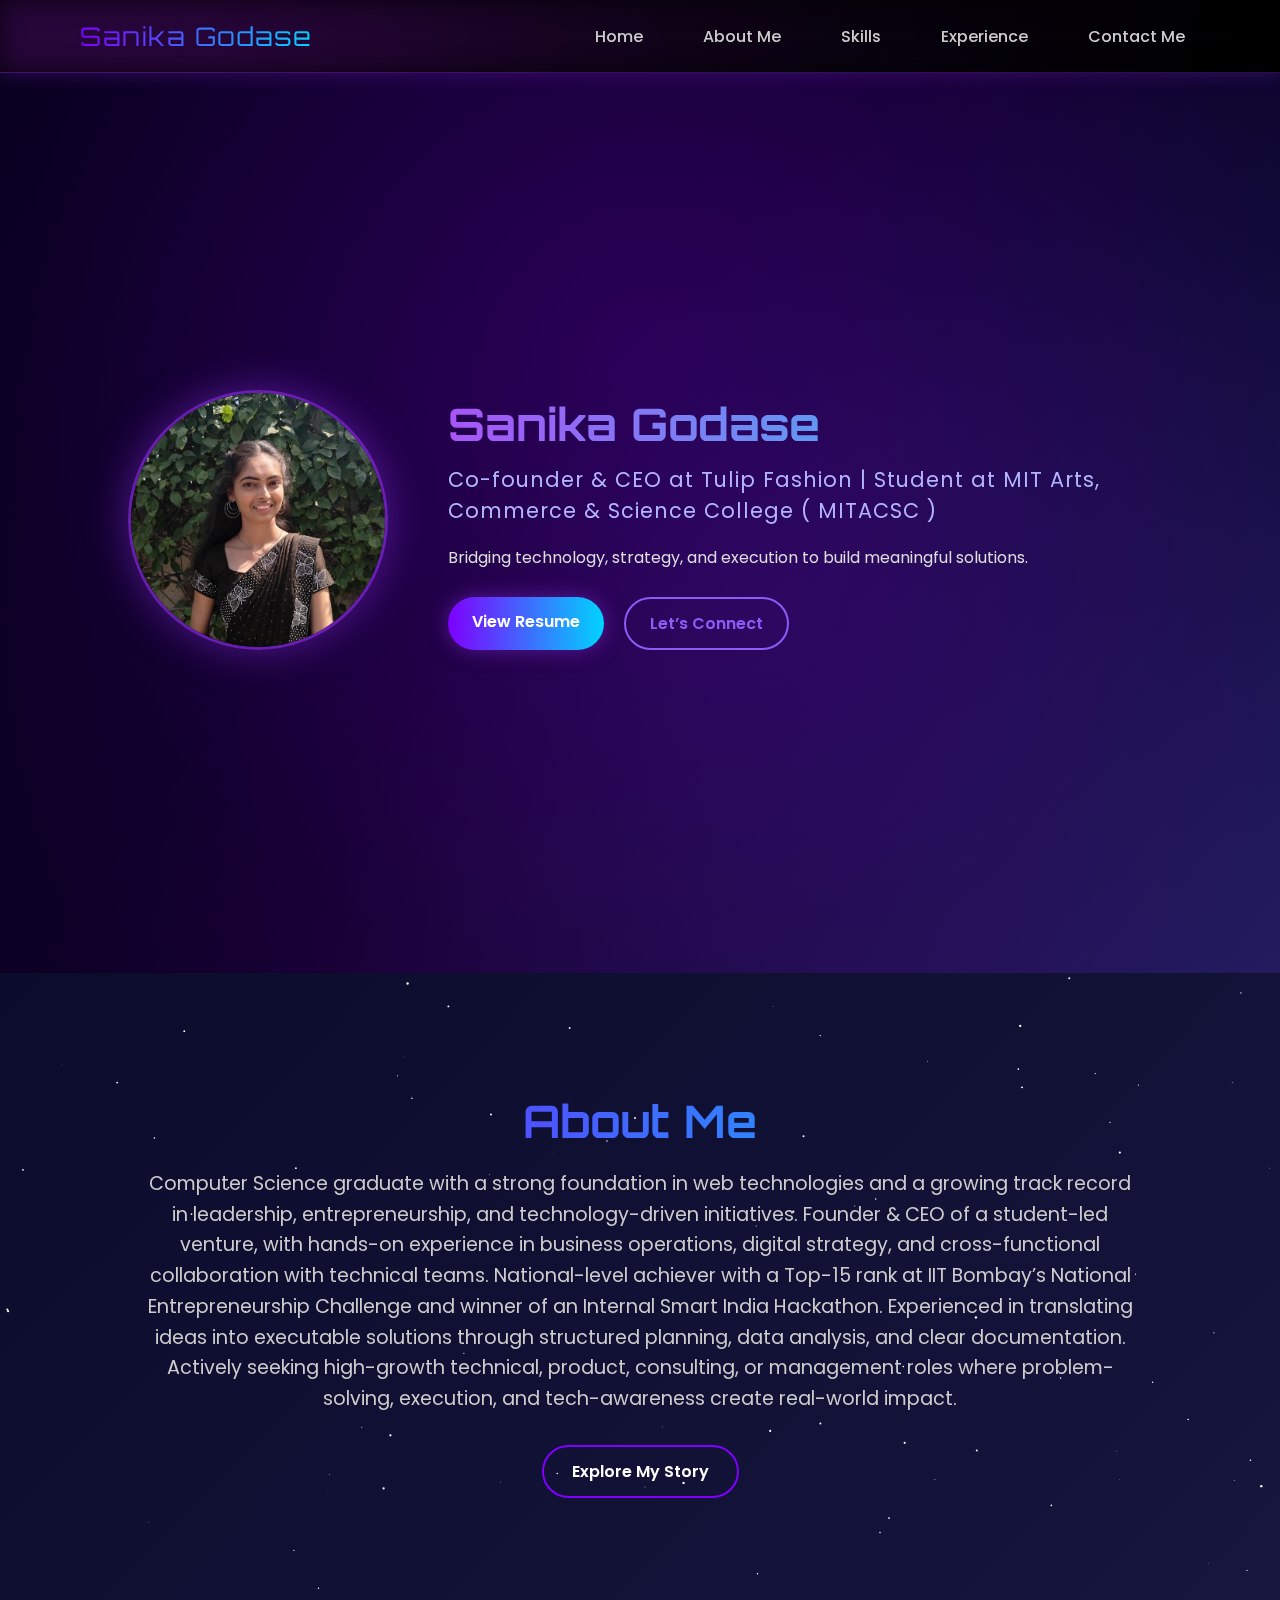
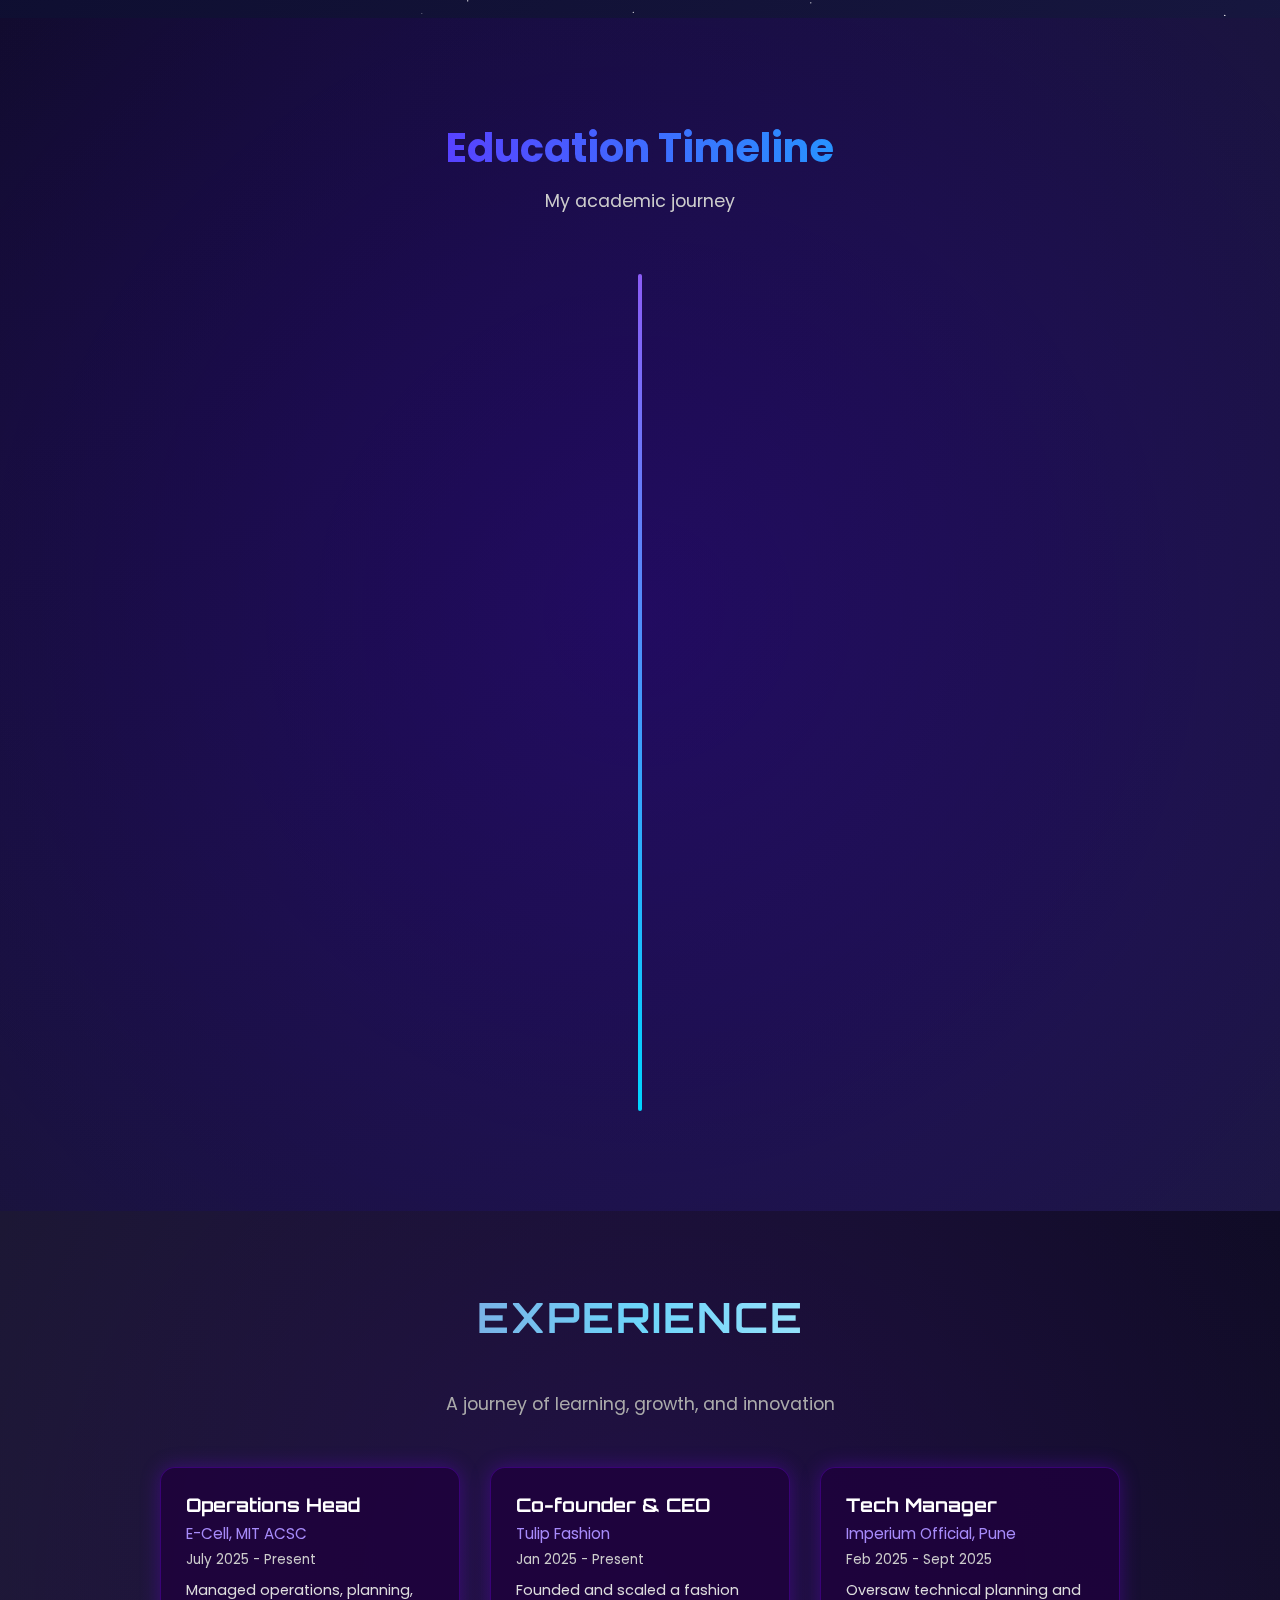
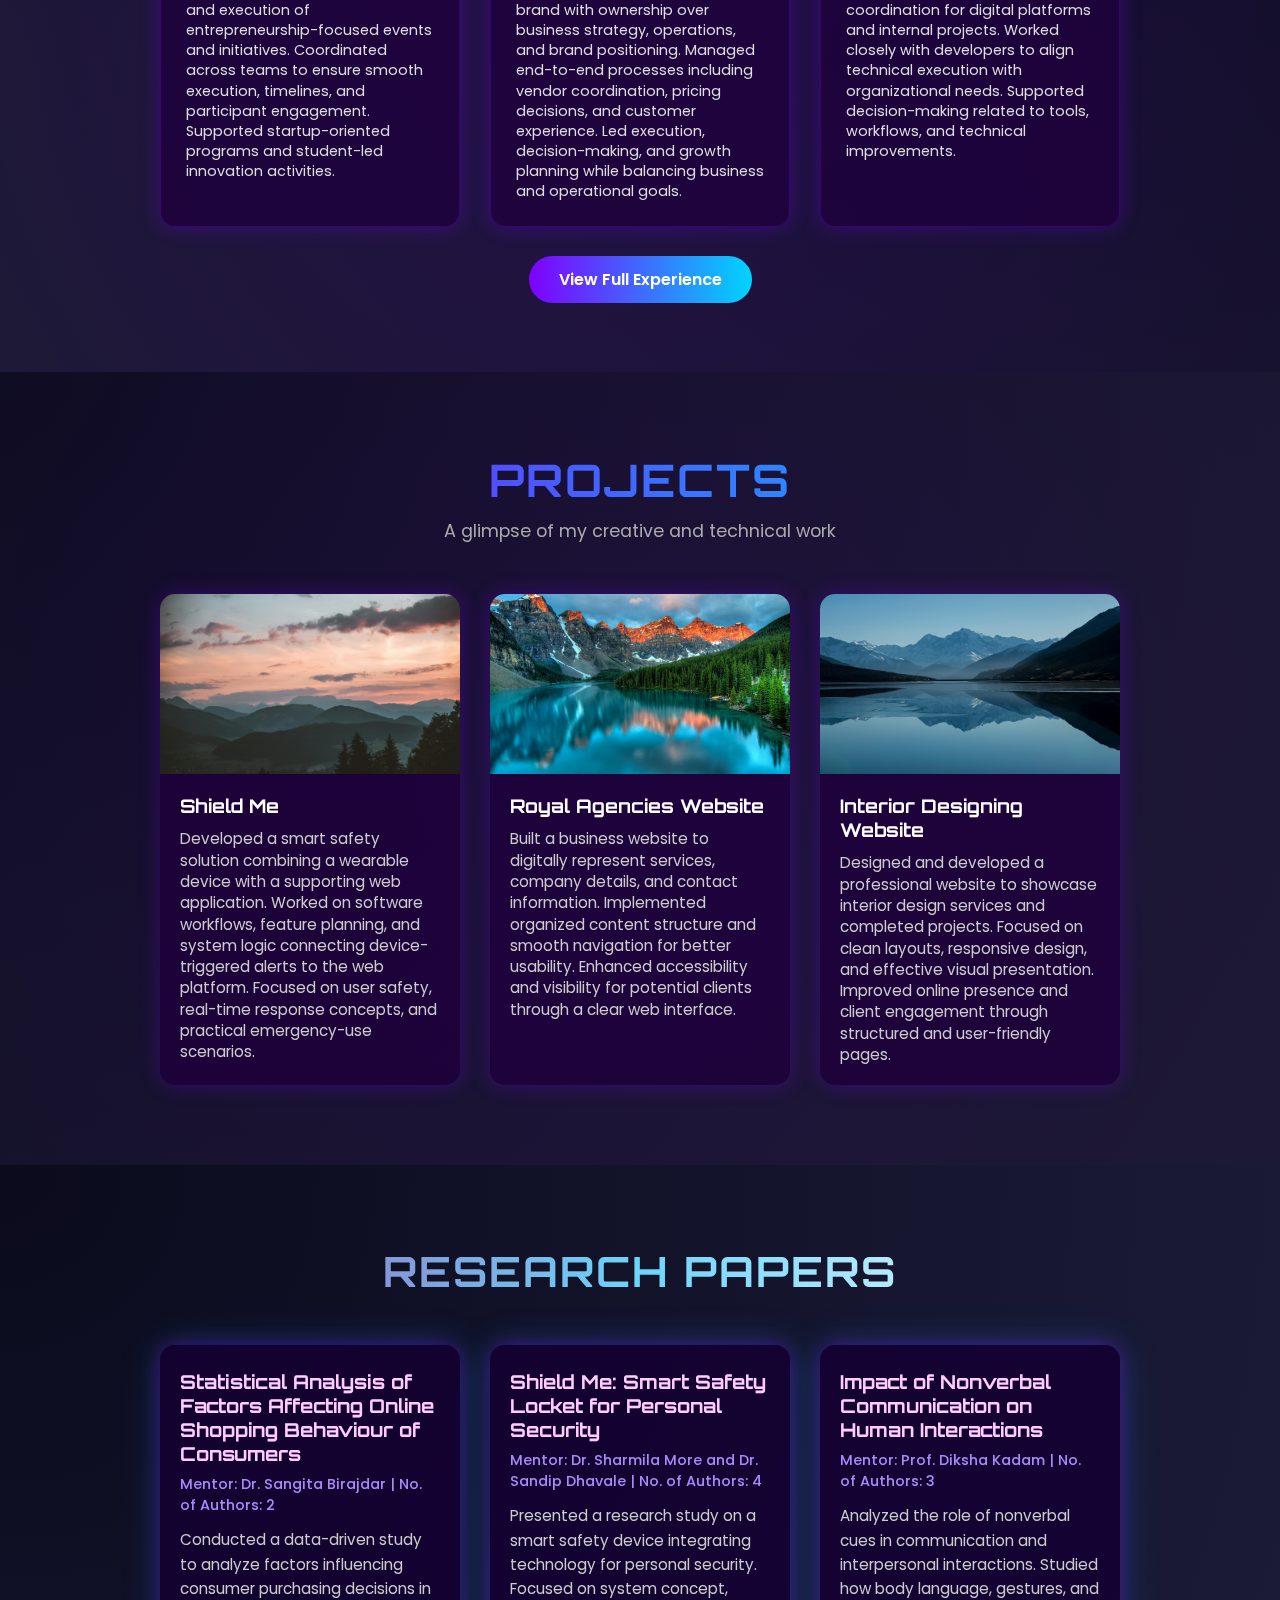
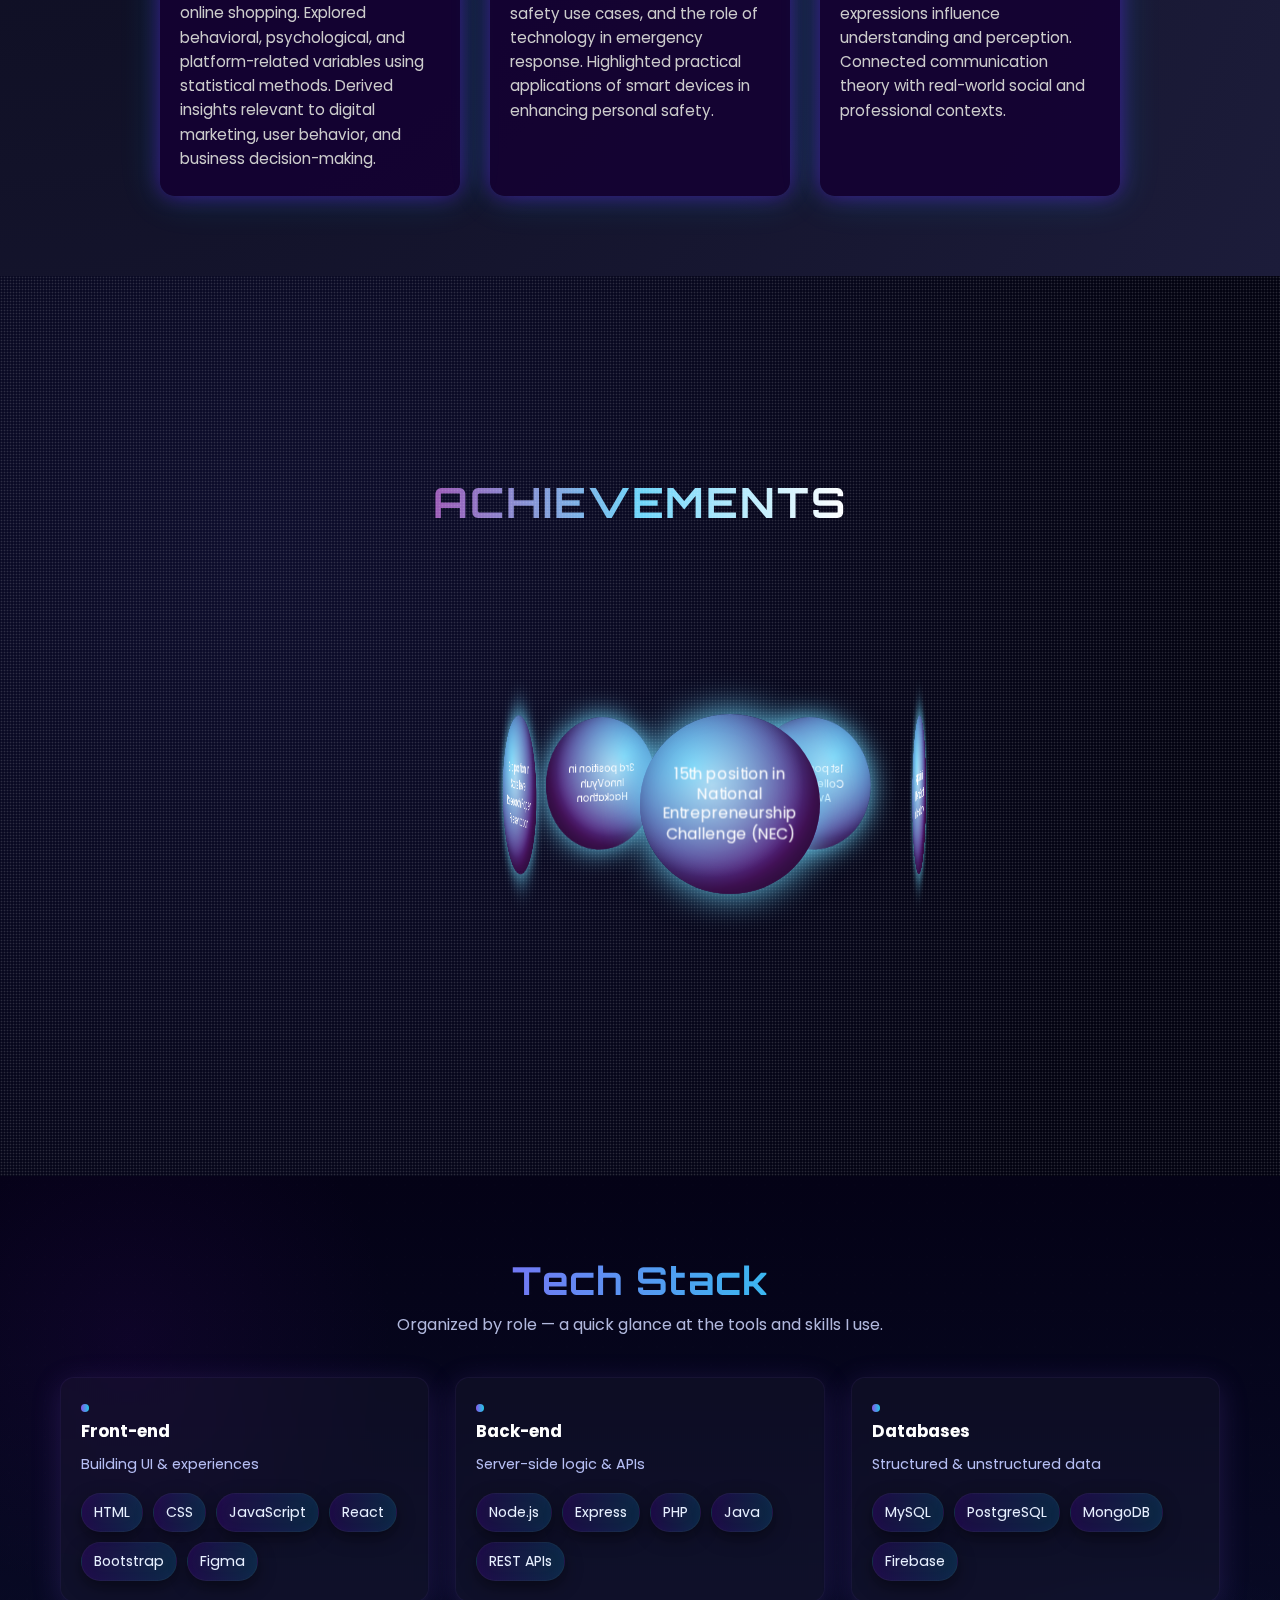
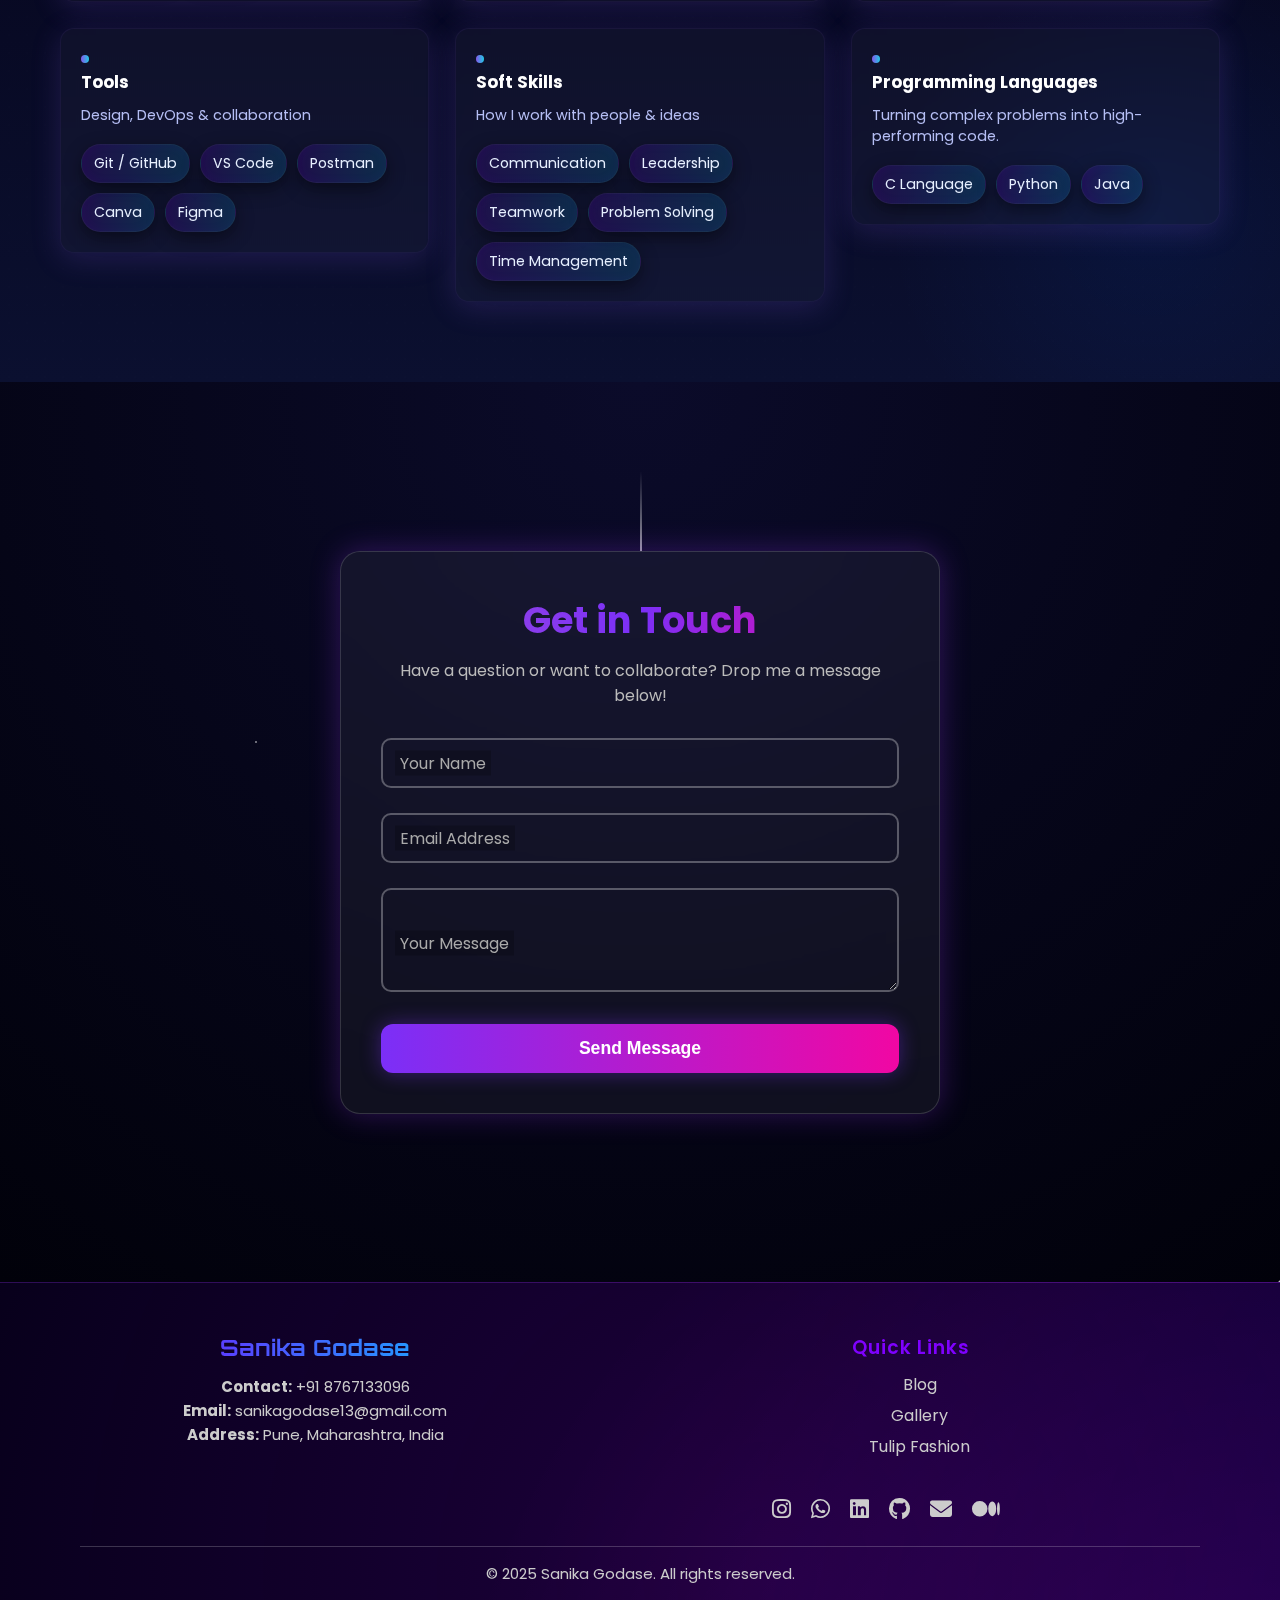
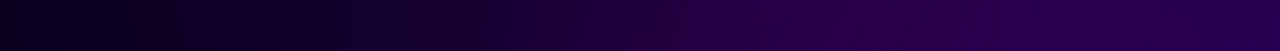
<file: index.html>
<!DOCTYPE html>
<html lang="en">
<head>
  <meta charset="UTF-8" />
  <meta name="viewport" content="width=device-width, initial-scale=1.0" />
  <title>Sanika Godase | Portfolio</title>
  
   <!-- Google Fonts -->
  <link href="https://fonts.googleapis.com/css2?family=Orbitron:wght@600&family=Poppins:wght@300;400;500;600&display=swap" rel="stylesheet">
   <!-- ✅ Font Awesome v6 (for all icons) -->
  <link
  rel="stylesheet"
  href="https://cdnjs.cloudflare.com/ajax/libs/font-awesome/6.6.0/css/all.min.css"
/>
<link rel="stylesheet" href="index.css" />
<script src="index.js" defer></script>
</head>
<body>

  <!-- HEADER -->
  <header class="header">
    <div class="logo">Sanika Godase</div>
    <nav class="navbar" id="navbar">
      <ul>
        <li><a href="index.html">Home</a></li>
        <li><a href="about me.html">About Me</a></li>
        <li><a href="#techstackSection">Skills</a></li>
        <li><a href="experience.html">Experience</a></li>
        <li><a href="#contact">Contact Me</a></li>
      </ul>
    </nav>
    <div class="hamburger" id="hamburger">
      <i class="fas fa-bars"></i>
    </div>
  </header>

  <!-- MAIN CONTENT PLACEHOLDER -->
  <main>
    <!-- HERO SECTION -->
<section class="hero">
  <div class="hero-content">
    
    <!-- Left: Profile Image -->
    <div class="hero-image">
      <img src="Sanika Godase.jpg" alt="Sanika Godase">
    </div>
    
    <!-- Right: Text Content -->
    <div class="hero-text">
      <h1 class="hero-name">Sanika Godase</h1>
      <h2 class="hero-tagline">Co-founder & CEO at Tulip Fashion | Student at MIT Arts, Commerce & Science College ( MITACSC )</h2>
      <p class="hero-intro">
        Bridging technology, strategy, and execution to build meaningful solutions.
      </p>
      
      <div class="hero-buttons">
        <a href="My Resume.pdf" class="btn primary-btn">View Resume</a>
        <a href="#contact" class="btn secondary-btn">Let’s Connect</a>
      </div>
    </div>
    
  </div>
</section>


<!-- ABOUT ME SECTION -->
<section class="about-me-galaxy" id="about-me">
  <div class="about-me-content">
    <h2>About Me</h2>
    <p>
      Computer Science graduate with a strong foundation in web technologies and a growing track record in leadership, entrepreneurship, and technology-driven initiatives. Founder & CEO of a student-led venture, with hands-on experience in business operations, digital strategy, and cross-functional collaboration with technical teams. National-level achiever with a Top-15 rank at IIT Bombay’s National Entrepreneurship Challenge and winner of an Internal Smart India Hackathon. Experienced in translating ideas into executable solutions through structured planning, data analysis, and clear documentation. Actively seeking high-growth technical, product, consulting, or management roles where problem-solving, execution, and tech-awareness create real-world impact.
    </p>
    <a href="about me.html" class="btn-explore">Explore My Story</a>
  </div>
  <canvas id="aboutStars"></canvas>
</section>

<!-- EDUCATION SECTION -->
<section class="education" id="education">
  <div class="section-header">
    <h2>Education Timeline</h2>
    <p>My academic journey</p>
  </div>

  <div class="timeline">
    <!-- Current Education -->
    <div class="timeline-item">
      <div class="timeline-marker"></div>
      <div class="timeline-content">
        <h3>Bachelor of Science in Computer Science</h3>
        <span>2023 - 2026</span>
        <p><b>MAEER's MIT Arts Commerce & Science College Alandi (D) Pune</b><br>
        CGPA: 9.28 / 10
        </p>
      </div>
    </div>

    <!-- HSC -->
    <div class="timeline-item">
      <div class="timeline-marker"></div>
      <div class="timeline-content">
        <h3>Higher Secondary Certificate (HSC)</h3>
        <span>2021 - 2023</span>
        <p><b>PK Commerce & Science Junior College, Pune</b><br>
          MSBSHSE | Percentage: 67.67 / 100
        </p>
      </div>
    </div>

    <!-- SSC -->
    <div class="timeline-item">
      <div class="timeline-marker"></div>
      <div class="timeline-content">
        <h3>Secondary School Certificate (SSC)</h3>
        <span>2020 - 2021</span>
        <p><b>Shree Machhi Mahajan English Medium School, Daman</b><br>
        GSEB | Percentage: 93 / 100
        </p>
      </div>
    </div>
  </div>
</section>

<!-- EXPERIENCE SECTION -->
<section class="experience" id="experience">
  <div class="container">
    <h2 class="section-title">Experience</h2>
    <p class="section-subtitle">A journey of learning, growth, and innovation</p>

    <div class="experience-cards">
      <!-- Experience Card 1 -->
       <div class="experience-card">
        <h3>Operations Head</h3>
        <p class="company">E-Cell, MIT ACSC</p>
        <span class="duration">July 2025 - Present</span>
        <p class="desc">Managed operations, planning, and execution of entrepreneurship-focused events and initiatives. Coordinated across teams to ensure smooth execution, timelines, and participant engagement. Supported startup-oriented programs and student-led innovation activities.</p>
      </div>

      <!-- Experience Card 2 -->
       <div class="experience-card">
        <h3>Co-founder & CEO</h3>
        <p class="company">Tulip Fashion</p>
        <span class="duration">Jan 2025 - Present</span>
        <p class="desc">Founded and scaled a fashion brand with ownership over business strategy, operations, and brand positioning. Managed end-to-end processes including vendor coordination, pricing decisions, and customer experience. Led execution, decision-making, and growth planning while balancing business and operational goals.</p>
      </div>

      <!-- Experience Card 3 -->
      <div class="experience-card">
        <h3>Tech Manager</h3>
        <p class="company">Imperium Official, Pune</p>
        <span class="duration">Feb 2025 - Sept 2025</span>
        <p class="desc">Oversaw technical planning and coordination for digital platforms and internal projects. Worked closely with developers to align technical execution with organizational needs. Supported decision-making related to tools, workflows, and technical improvements.</p>
      </div>
    </div>

    <div class="experience-btn">
      <a href="experience.html" class="btn">View Full Experience</a>
    </div>
  </div>
</section>

<!-- PROJECT SECTION -->
<section class="projects" id="projects">
  <div class="container">
    <h2 class="section-title">Projects</h2>
    <p class="section-subtitle">A glimpse of my creative and technical work</p>

    <div class="project-cards">
      <!-- Project Card 1 -->
      <div class="project-card">
        <div class="project-image">
          <img src="project1.jpg" alt="Project 1 Image">
        </div>
        <div class="project-content">
          <h3>Shield Me</h3>
          <p>Developed a smart safety solution combining a wearable device with a supporting web application. Worked on software workflows, feature planning, and system logic connecting device-triggered alerts to the web platform. Focused on user safety, real-time response concepts, and practical emergency-use scenarios.</p>
        </div>
      </div>

      <!-- Project Card 2 -->
      <div class="project-card">
        <div class="project-image">
          <img src="project2.jpg" alt="Project 2 Image">
        </div>
        <div class="project-content">
          <h3>Royal Agencies Website</h3>
          <p>Built a business website to digitally represent services, company details, and contact information. Implemented organized content structure and smooth navigation for better usability. Enhanced accessibility and visibility for potential clients through a clear web interface.</p>
        </div>
      </div>

      <!-- Project Card 3 -->
      <div class="project-card">
        <div class="project-image">
          <img src="project3.jpg" alt="Project 3 Image">
        </div>
        <div class="project-content">
          <h3>Interior Designing Website</h3>
          <p>Designed and developed a professional website to showcase interior design services and completed projects. Focused on clean layouts, responsive design, and effective visual presentation. Improved online presence and client engagement through structured and user-friendly pages.</p>
        </div>
      </div>
    </div>
  </div>
</section>

<!-- RESEARCH PAPERS SECTION -->
<section class="research-section" id="research">
  <h2 class="section-title">Research Papers</h2>
  <div class="research-container">
    <!-- Paper 1 -->
    <div class="research-card">
      <h3>Statistical Analysis of Factors Affecting Online Shopping Behaviour of Consumers</h3>
      <span class="paper-source">Mentor: Dr. Sangita Birajdar | No. of Authors: 2</span>
      <p>Conducted a data-driven study to analyze factors influencing consumer purchasing decisions in online shopping. Explored behavioral, psychological, and platform-related variables using statistical methods. Derived insights relevant to digital marketing, user behavior, and business decision-making.</p>
    </div>
    <!-- Paper 2 -->
    <div class="research-card">
      <h3>Shield Me: Smart Safety Locket for Personal Security</h3>
      <span class="paper-source">Mentor: Dr. Sharmila More and Dr. Sandip Dhavale | No. of Authors: 4</span>
      <p>Presented a research study on a smart safety device integrating technology for personal security. Focused on system concept, safety use cases, and the role of technology in emergency response. Highlighted practical applications of smart devices in enhancing personal safety.</p>
    </div>
    <!-- Paper 3 -->
    <div class="research-card">
      <h3>Impact of Nonverbal Communication on Human Interactions</h3>
      <span class="paper-source">Mentor: Prof. Diksha Kadam | No. of Authors: 3</span>
      <p>Analyzed the role of nonverbal cues in communication and interpersonal interactions. Studied how body language, gestures, and expressions influence understanding and perception. Connected communication theory with real-world social and professional contexts.</p>
    </div>
  </div>
</section>

<!-- ACHIEVEMENTS SECTION -->
<section id="achievements" class="achievements-section">
  <h2 class="section-title">Achievements</h2>
  <div class="galaxy-container">
    <div class="sphere" style="--i:0;">
      <span>15th position in National Entrepreneurship Challenge (NEC)</span>
    </div>
    <div class="sphere" style="--i:1;">
      <span>1st position in Internal Smart India Hackathon</span>
    </div>
    <div class="sphere" style="--i:2;">
      <span>1st position in College level Avishkar</span>
    </div>
    <div class="sphere" style="--i:3;">
      <span>3rd position in InnoVyuh Hackathon</span>
    </div>
    <div class="sphere" style="--i:4;">
      <span>3rd position in State level Research Paper Presentation</span>
    </div>
  </div>
</section>

<!-- TECH STACK SECTION -->
<section id="techstackSection" class="ts-section">
  <div class="ts-wrap">
    <header class="ts-header">
      <h2 class="ts-title">Tech Stack</h2>
      <p class="ts-sub">Organized by role — a quick glance at the tools and skills I use.</p>
    </header>

    <div class="ts-grid">
      <!-- FRONT-END -->
      <article class="ts-card">
        <h3 class="ts-card-title">Front-end</h3>
        <p class="ts-card-sub">Building UI & experiences</p>
        <ul class="ts-chips">
          <li class="ts-chip">HTML</li>
          <li class="ts-chip">CSS</li>
          <li class="ts-chip">JavaScript</li>
          <li class="ts-chip">React</li>
          <li class="ts-chip">Bootstrap</li>
          <li class="ts-chip">Figma</li>
        </ul>
      </article>

      <!-- BACK-END -->
      <article class="ts-card">
        <h3 class="ts-card-title">Back-end</h3>
        <p class="ts-card-sub">Server-side logic & APIs</p>
        <ul class="ts-chips">
          <li class="ts-chip">Node.js</li>
          <li class="ts-chip">Express</li>
          <li class="ts-chip">PHP</li>
          <li class="ts-chip">Java</li>
          <li class="ts-chip">REST APIs</li>
        </ul>
      </article>

      <!-- DATABASES -->
      <article class="ts-card">
        <h3 class="ts-card-title">Databases</h3>
        <p class="ts-card-sub">Structured & unstructured data</p>
        <ul class="ts-chips">
          <li class="ts-chip">MySQL</li>
          <li class="ts-chip">PostgreSQL</li>
          <li class="ts-chip">MongoDB</li>
          <li class="ts-chip">Firebase</li>
        </ul>
      </article>

      <!-- TOOLS -->
      <article class="ts-card">
        <h3 class="ts-card-title">Tools</h3>
        <p class="ts-card-sub">Design, DevOps & collaboration</p>
        <ul class="ts-chips">
          <li class="ts-chip">Git / GitHub</li>
          <li class="ts-chip">VS Code</li>
          <li class="ts-chip">Postman</li>
          <li class="ts-chip">Canva</li>
          <li class="ts-chip">Figma</li>
        </ul>
      </article>

      <!-- SOFT SKILLS -->
      <article class="ts-card">
        <h3 class="ts-card-title">Soft Skills</h3>
        <p class="ts-card-sub">How I work with people & ideas</p>
        <ul class="ts-chips">
          <li class="ts-chip">Communication</li>
          <li class="ts-chip">Leadership</li>
          <li class="ts-chip">Teamwork</li>
          <li class="ts-chip">Problem Solving</li>
          <li class="ts-chip">Time Management</li>
        </ul>
      </article>

      <!-- PROGRAMMING LANGUAGES -->
      <article class="ts-card">
        <h3 class="ts-card-title">Programming Languages</h3>
        <p class="ts-card-sub">Turning complex problems into high-performing code.</p>
        <ul class="ts-chips">
          <li class="ts-chip">C Language</li>
          <li class="ts-chip">Python</li>
          <li class="ts-chip">Java</li>
        </ul>
      </article>
    </div>
  </div>
</section>

<!-- CONTACT ME SECTION -->
<section id="contact" class="contact-section">
  <div class="stars"></div>
  <div class="shooting-stars"></div>

  <div class="contact-wrapper">
    <h2 class="contact-title">Get in Touch</h2>
    <p class="contact-subtitle">Have a question or want to collaborate? Drop me a message below!</p>

    <form id="contactForm" action="https://formsubmit.co/sanikagodase13@gmail.com" method="POST" class="contact-form">
      <input type="hidden" name="_captcha" value="false">
      <input type="hidden" name="_next" value="https://tulipfashion.co.in/">

      <div class="input-box">
        <input type="text" id="name" name="name" required>
        <label for="name">Your Name</label>
      </div>

      <div class="input-box">
        <input type="email" id="email" name="email" required>
        <label for="email">Email Address</label>
      </div>

      <div class="input-box">
        <textarea id="message" name="message" rows="4" required></textarea>
        <label for="message">Your Message</label>
      </div>

      <button type="submit" class="send-btn">Send Message</button>
    </form>
  </div>
</section>

  </main>

  <!-- FOOTER -->
  <footer class="footer">
    <div class="footer-container">
    <div class="footer-left">
    <h2 class="footer-logo">Sanika Godase</h2>
      <p><strong>Contact:</strong> +91 8767133096</p>
      <p><strong>Email:</strong> sanikagodase13@gmail.com</p>
      <p><strong>Address:</strong> Pune, Maharashtra, India</p>
    </div>

    <div class="footer-right">
    <h3>Quick Links</h3>
    <ul class="footer-links">
      <li><a href="blogs.html">Blog</a></li>
      <li><a href="gallery.html">Gallery</a></li>
      <li><a href="https://tulipfashion.co.in/">Tulip Fashion</a></li>
    </ul>


    <div class="social-icons">
      <a href="https://www.instagram.com/sanikagodase_13?igsh=MWNndDBoem5tbXMyaA==" target="_blank"><i class="fab fa-instagram"></i></a>
      <a href="https://wa.me/qr/PTRLI5LJIDYYG1" target="_blank"><i class="fab fa-whatsapp"></i></a>
      <a href="https://www.linkedin.com/in/sanikagodase13" target="_blank"><i class="fab fa-linkedin"></i></a>
      <a href="https://github.com/SanikaGodase13" target="_blank"><i class="fab fa-github"></i></a>
      <a href="mailto:sanikagodase13@gmail.com"><i class="fas fa-envelope"></i></a>
      <a href="https://medium.com/@sanikagodase13" target="_blank"><i class="fab fa-medium"></i></a>
    </div>

    </div>
    </div>
    <div class="footer-bottom">
    <p>© 2025 Sanika Godase. All rights reserved.</p>
  </div>  
  </footer>

</body>
</html>
</file>
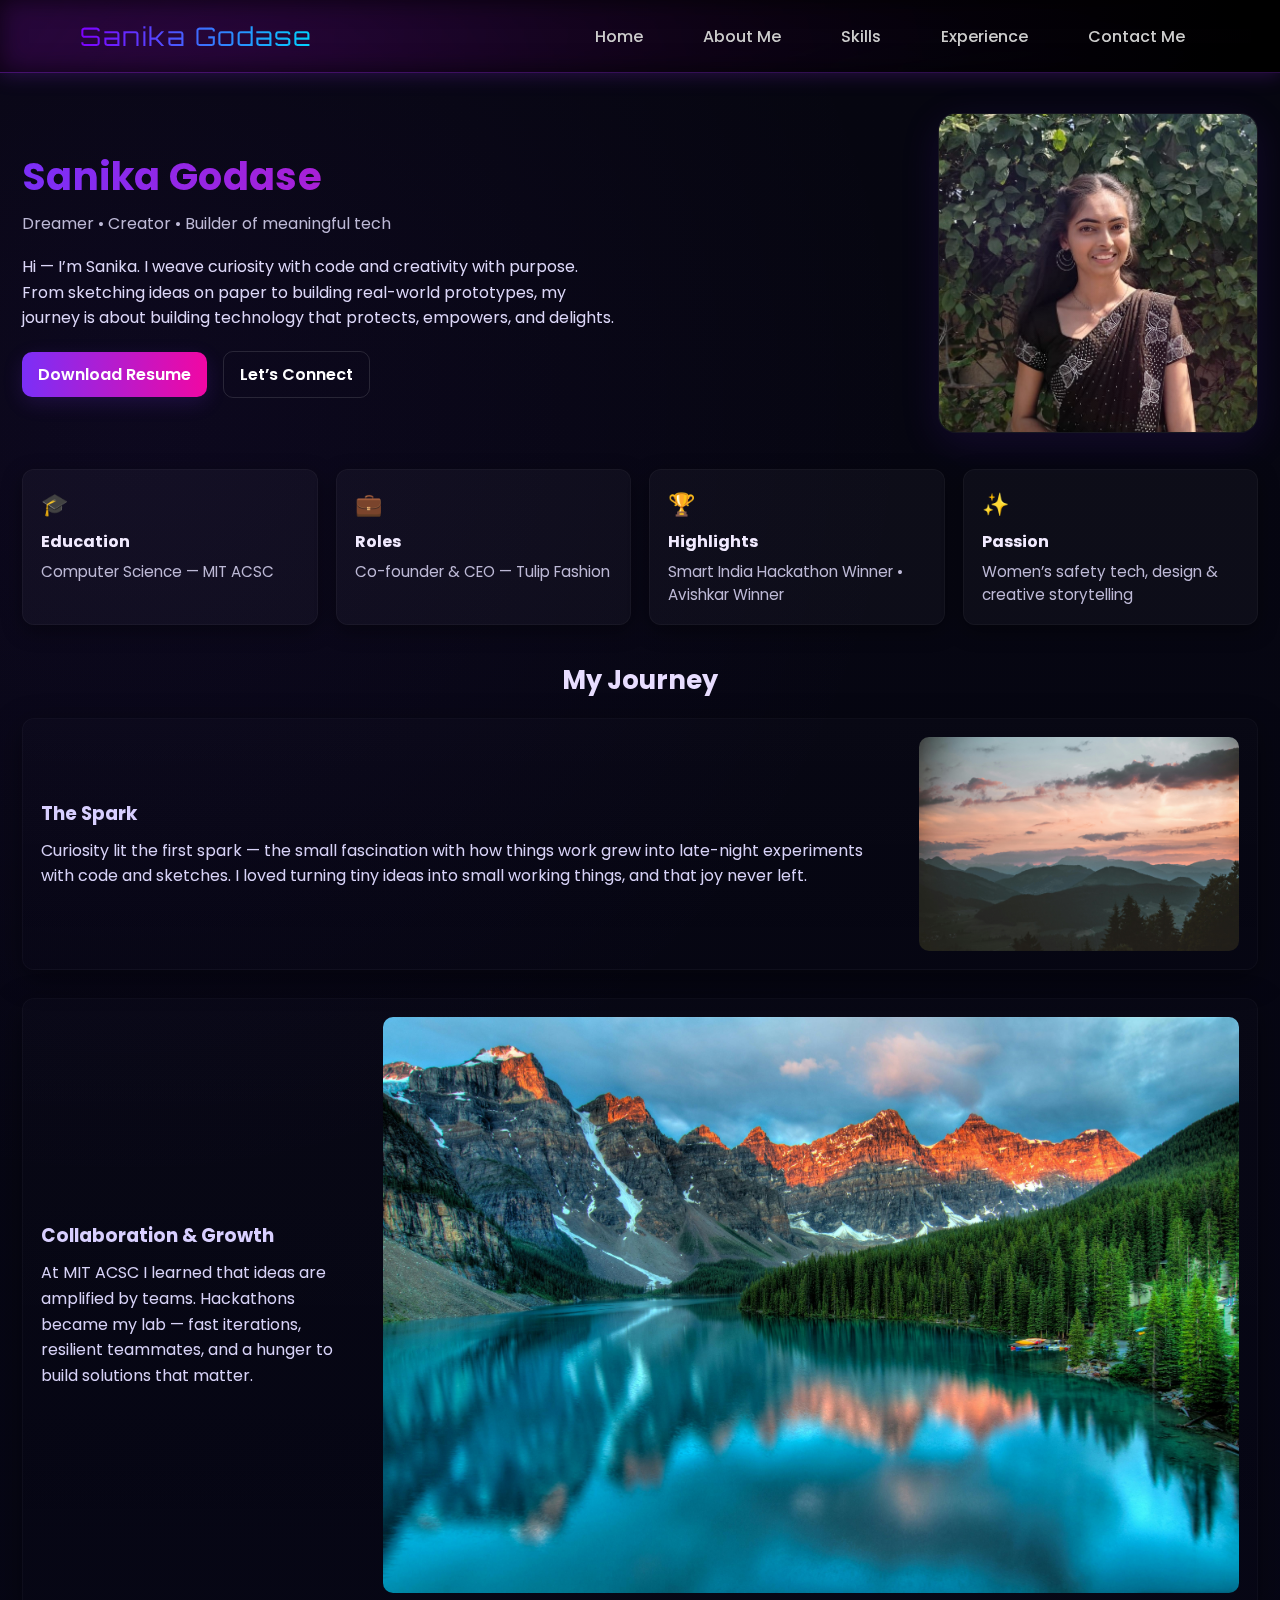
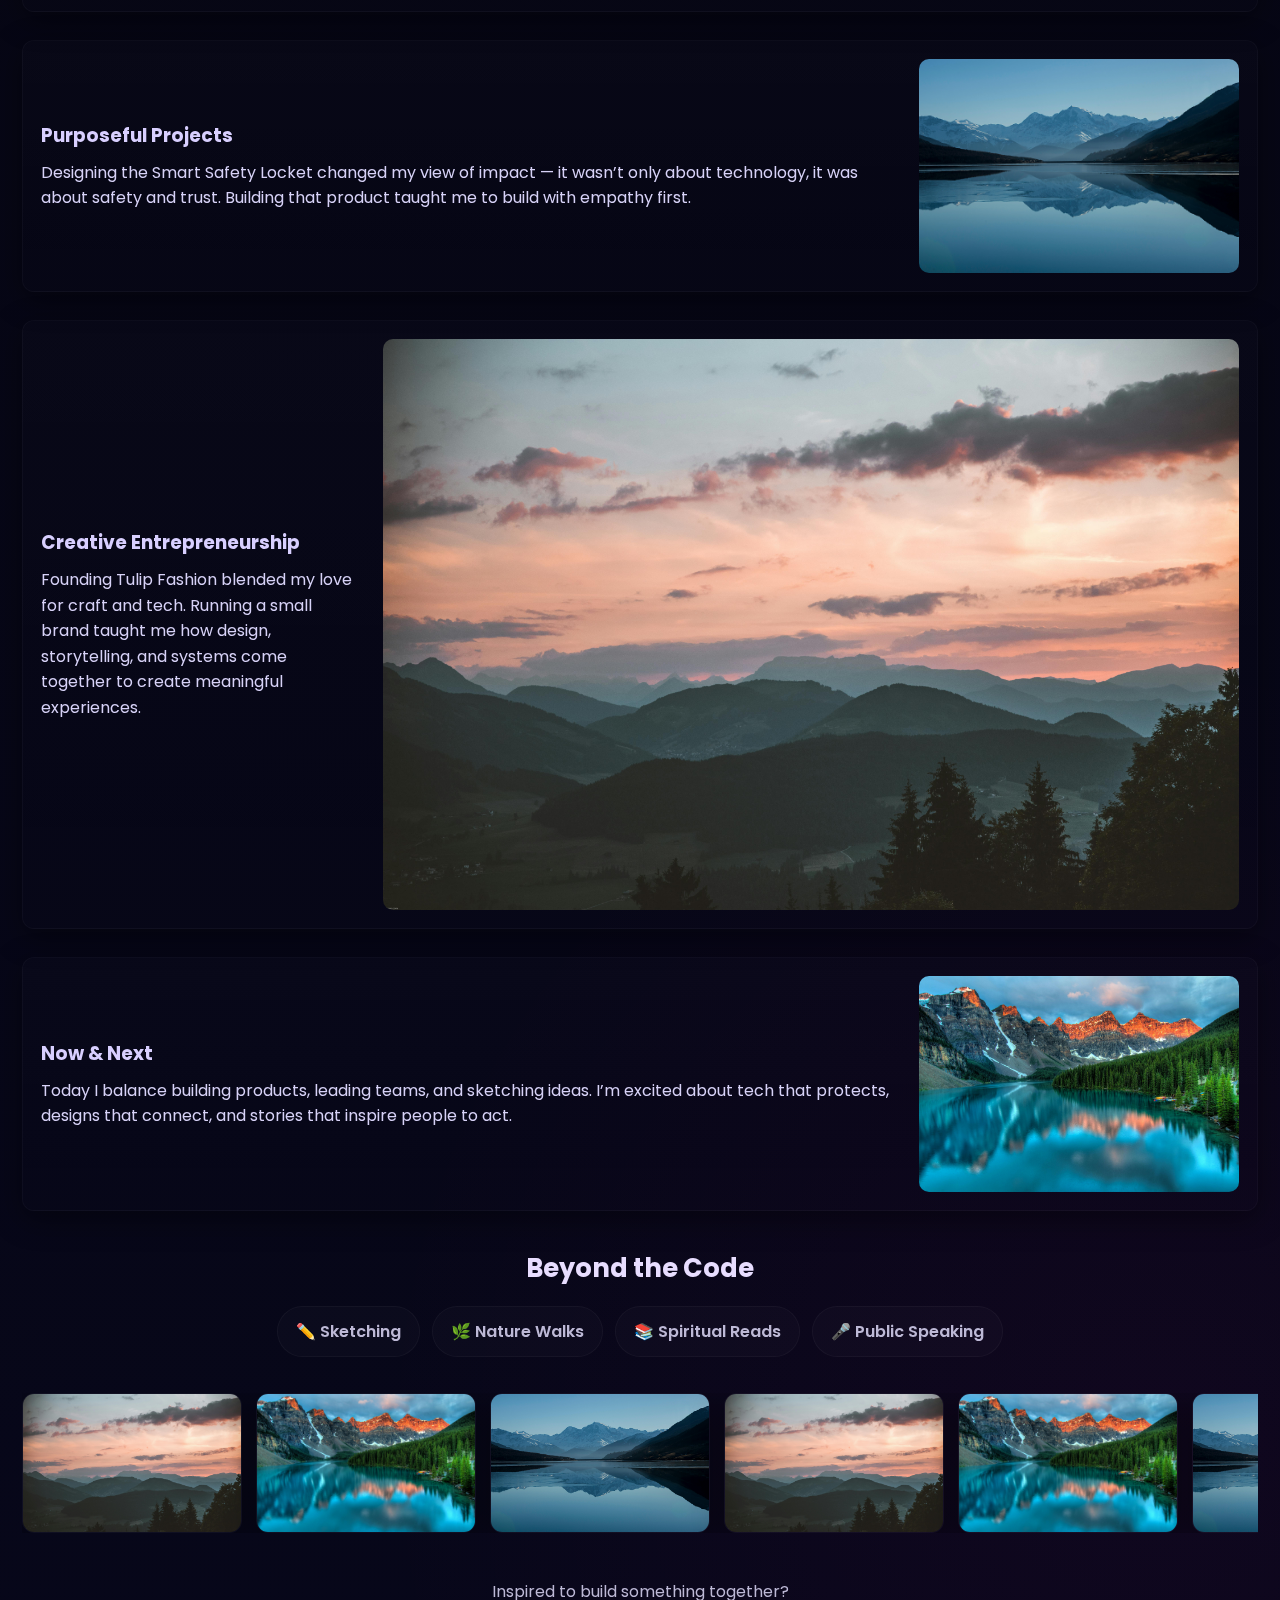
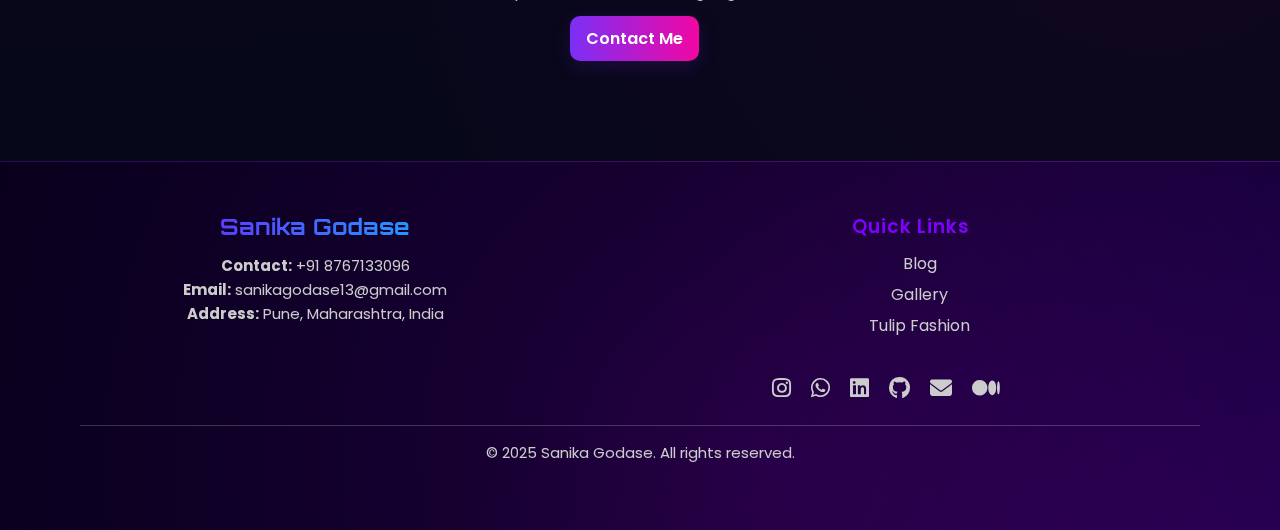
<file: about me.html>
<!DOCTYPE html>
<html lang="en">
<head>
  <meta charset="UTF-8" />
  <meta name="viewport" content="width=device-width, initial-scale=1.0" />
  <title>Sanika Godase | Portfolio</title>
  
   <!-- Google Fonts -->
  <link href="https://fonts.googleapis.com/css2?family=Orbitron:wght@600&family=Poppins:wght@300;400;500;600&display=swap" rel="stylesheet">
   <!-- ✅ Font Awesome v6 (for all icons) -->
  <link
  rel="stylesheet"
  href="https://cdnjs.cloudflare.com/ajax/libs/font-awesome/6.6.0/css/all.min.css"
/>
<link rel="stylesheet" href="about me.css" />
<script src="about me.js" defer></script>
</head>
<body>

  <!-- HEADER -->
  <header class="header">
    <div class="logo">Sanika Godase</div>
    <nav class="navbar" id="navbar">
      <ul>
        <li><a href="index.html">Home</a></li>
        <li><a href="about me.html">About Me</a></li>
        <li><a href="index.html#techstackSection">Skills</a></li>
        <li><a href="experience.html">Experience</a></li>
        <li><a href="index.html#contact">Contact Me</a></li>
      </ul>
    </nav>
    <div class="hamburger" id="hamburger">
      <i class="fas fa-bars"></i>
    </div>
  </header>

  <!-- MAIN CODE -->
  <main>
    <!-- About section (place inside your page between header and footer) -->
<section id="about" class="about-page">

  <!-- STAR BACKGROUND (pure CSS) -->
  <div class="stars-bg" aria-hidden="true"></div>

  <!-- HERO -->
  <div class="about-hero">
    <div class="hero-left">
      <h1 class="hero-name">Sanika Godase</h1>
      <p class="hero-tag">Dreamer • Creator • Builder of meaningful tech</p>
      <p class="hero-intro">
        Hi — I’m Sanika. I weave curiosity with code and creativity with purpose. From sketching ideas on paper to building real-world prototypes, my journey is about building technology that protects, empowers, and delights.
      </p>

      <div class="hero-ctas">
        <a class="btn primary" href="My Resume.pdf" download>Download Resume</a>
        <a class="btn outline" href="index.html#contact">Let’s Connect</a>
      </div>
    </div>

    <div class="hero-right">
      <div class="profile-frame">
        <!-- Replace src with your portrait -->
        <img src="Sanika Godase.jpg" alt="Sanika Godase portrait">
        <div class="profile-glow"></div>
      </div>
    </div>
  </div>

  <!-- QUICK INFO CARDS -->
  <div class="info-cards">
    <article class="card">
      <div class="icon">🎓</div>
      <h4>Education</h4>
      <p>Computer Science — MIT ACSC</p>
    </article>

    <article class="card">
      <div class="icon">💼</div>
      <h4>Roles</h4>
      <p>Co-founder & CEO — Tulip Fashion</p>
    </article>

    <article class="card">
      <div class="icon">🏆</div>
      <h4>Highlights</h4>
      <p>Smart India Hackathon Winner • Avishkar Winner</p>
    </article>

    <article class="card">
      <div class="icon">✨</div>
      <h4>Passion</h4>
      <p>Women’s safety tech, design & creative storytelling</p>
    </article>
  </div>

  <!-- STORY JOURNEY (narrative with photos) -->
  <section class="journey">
    <h2 class="section-title">My Journey</h2>

    <div class="story">
      <article class="story-block">
        <div class="story-text">
          <h3>The Spark</h3>
          <p>Curiosity lit the first spark — the small fascination with how things work grew into late-night experiments with code and sketches. I loved turning tiny ideas into small working things, and that joy never left.</p>
        </div>
        <div class="story-photo">
          <img src="project1.jpg" alt="Early coding days">
        </div>
      </article>

      <article class="story-block reverse">
        <div class="story-text">
          <h3>Collaboration & Growth</h3>
          <p>At MIT ACSC I learned that ideas are amplified by teams. Hackathons became my lab — fast iterations, resilient teammates, and a hunger to build solutions that matter.</p>
        </div>
        <div class="story-photo">
          <img src="project2.jpg" alt="Hackathon moment">
        </div>
      </article>

      <article class="story-block">
        <div class="story-text">
          <h3>Purposeful Projects</h3>
          <p>Designing the Smart Safety Locket changed my view of impact — it wasn’t only about technology, it was about safety and trust. Building that product taught me to build with empathy first.</p>
        </div>
        <div class="story-photo">
          <img src="project3.jpg" alt="Project prototype">
        </div>
      </article>

      <article class="story-block reverse">
        <div class="story-text">
          <h3>Creative Entrepreneurship</h3>
          <p>Founding Tulip Fashion blended my love for craft and tech. Running a small brand taught me how design, storytelling, and systems come together to create meaningful experiences.</p>
        </div>
        <div class="story-photo">
          <img src="project1.jpg" alt="Tulip Fashion">
        </div>
      </article>

      <article class="story-block">
        <div class="story-text">
          <h3>Now & Next</h3>
          <p>Today I balance building products, leading teams, and sketching ideas. I’m excited about tech that protects, designs that connect, and stories that inspire people to act.</p>
        </div>
        <div class="story-photo">
          <img src="project2.jpg" alt="Current work">
        </div>
      </article>
    </div>
  </section>

  <!-- BEYOND THE CODE -->
  <section class="beyond">
    <h2 class="section-title">Beyond the Code</h2>
    <div class="hobbies">
      <div class="hobby-card">✏️ Sketching</div>
      <div class="hobby-card">🌿 Nature Walks</div>
      <div class="hobby-card">📚 Spiritual Reads</div>
      <div class="hobby-card">🎤 Public Speaking</div>
    </div>
  </section>

  <!-- PHOTO RIBBON -->
  <section class="photo-ribbon" aria-hidden="false">
    <div class="ribbon-track">
      <!-- duplicate images to create smooth horizontal loop feel -->
      <img src="project1.jpg" alt="">
      <img src="project2.jpg" alt="">
      <img src="project3.jpg" alt="">
      <img src="project1.jpg" alt="">
      <img src="project2.jpg" alt="">
      <img src="project3.jpg" alt="">
      <img src="project1.jpg" alt="">
    </div>
  </section>

  <!-- FINAL CTA -->
  <div class="final-cta">
    <p>Inspired to build something together?</p>
    <a class="btn primary" href="index.html#contact">Contact Me</a>
  </div>
</section>

  </main>

  <!-- FOOTER -->
  <footer class="footer">
    <div class="footer-container">
    <div class="footer-left">
    <h2 class="footer-logo">Sanika Godase</h2>
      <p><strong>Contact:</strong> +91 8767133096</p>
      <p><strong>Email:</strong> sanikagodase13@gmail.com</p>
      <p><strong>Address:</strong> Pune, Maharashtra, India</p>
    </div>

    <div class="footer-right">
    <h3>Quick Links</h3>
    <ul class="footer-links">
      <li><a href="blogs.html">Blog</a></li>
      <li><a href="gallery.html">Gallery</a></li>
      <li><a href="https://tulipfashion.co.in/">Tulip Fashion</a></li>
    </ul>


    <div class="social-icons">
      <a href="https://www.instagram.com/sanikagodase_13?igsh=MWNndDBoem5tbXMyaA==" target="_blank"><i class="fab fa-instagram"></i></a>
      <a href="https://wa.me/qr/PTRLI5LJIDYYG1" target="_blank"><i class="fab fa-whatsapp"></i></a>
      <a href="https://www.linkedin.com/in/sanikagodase13" target="_blank"><i class="fab fa-linkedin"></i></a>
      <a href="https://github.com/SanikaGodase13" target="_blank"><i class="fab fa-github"></i></a>
      <a href="mailto:sanikagodase13@gmail.com"><i class="fas fa-envelope"></i></a>
      <a href="https://medium.com/@sanikagodase13" target="_blank"><i class="fab fa-medium"></i></a>
    </div>

    </div>
    </div>
    <div class="footer-bottom">
    <p>© 2025 Sanika Godase. All rights reserved.</p>
  </div>  
  </footer>

</body>
</html>
</file>
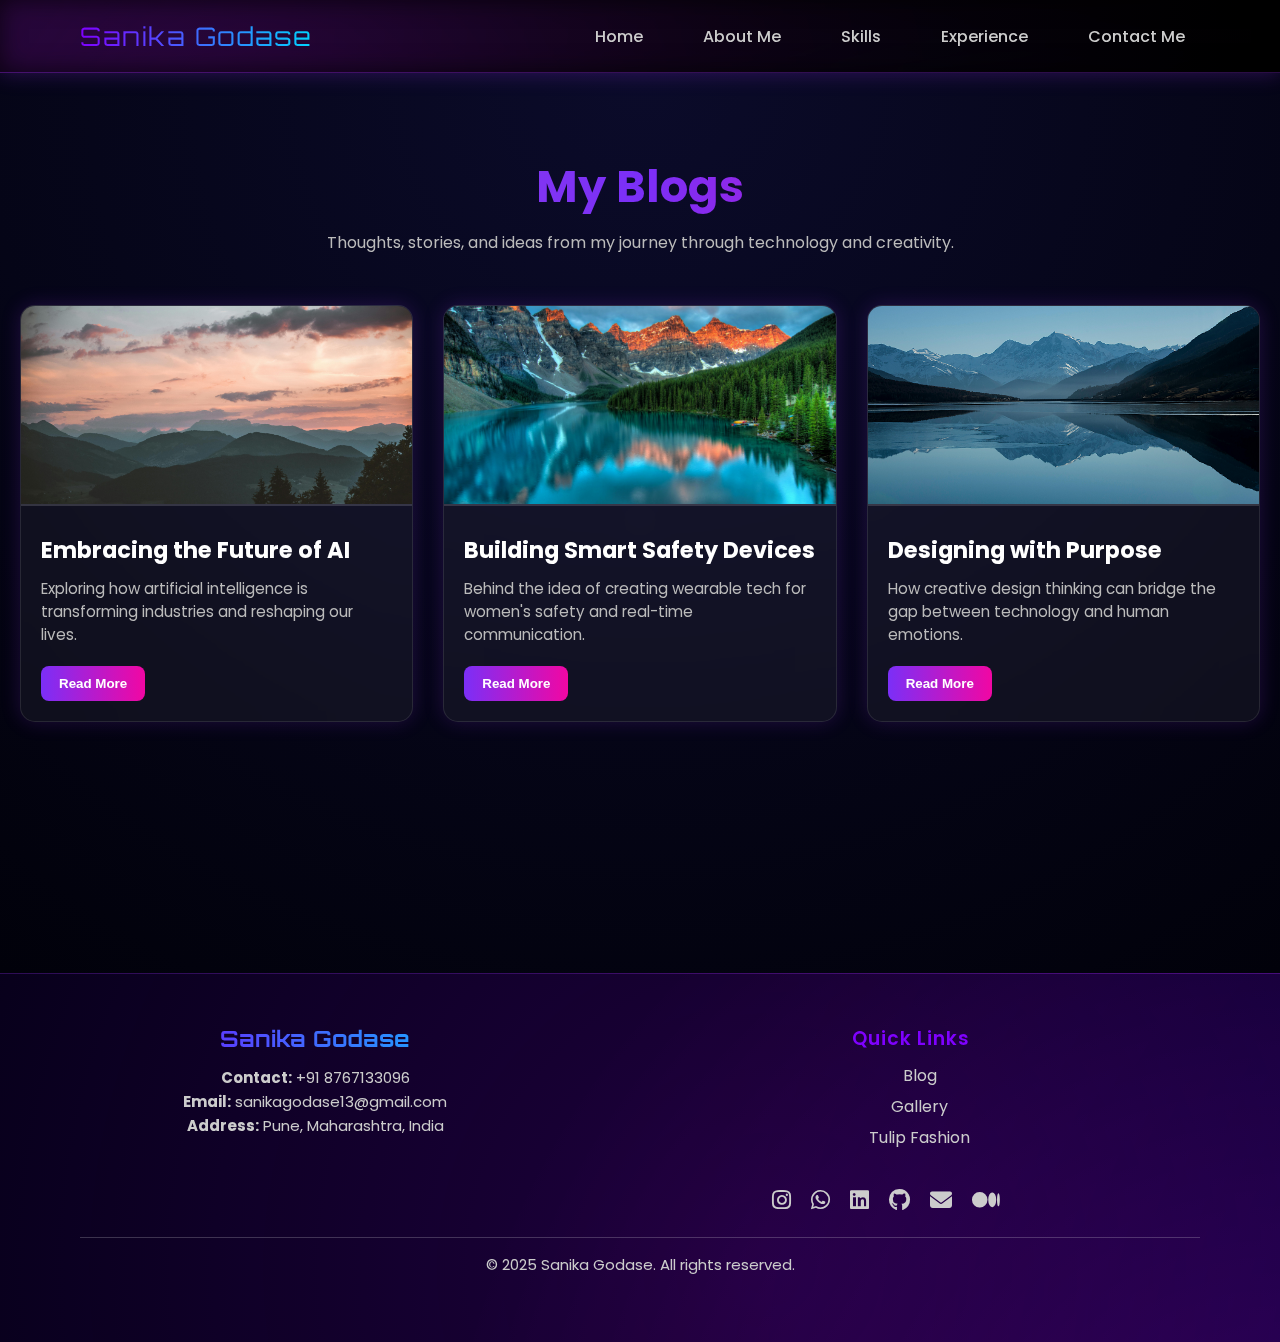
<file: blogs.html>
<!DOCTYPE html>
<html lang="en">
<head>
  <meta charset="UTF-8" />
  <meta name="viewport" content="width=device-width, initial-scale=1.0" />
  <title>Sanika Godase | Portfolio</title>
  
   <!-- Google Fonts -->
  <link href="https://fonts.googleapis.com/css2?family=Orbitron:wght@600&family=Poppins:wght@300;400;500;600&display=swap" rel="stylesheet">
   <!-- ✅ Font Awesome v6 (for all icons) -->
  <link
  rel="stylesheet"
  href="https://cdnjs.cloudflare.com/ajax/libs/font-awesome/6.6.0/css/all.min.css"
/>
<link rel="stylesheet" href="blogs.css" />
<script src="blogs.js" defer></script>
</head>
<body>

  <!-- HEADER -->
  <header class="header">
    <div class="logo">Sanika Godase</div>
    <nav class="navbar" id="navbar">
      <ul>
        <li><a href="index.html">Home</a></li>
        <li><a href="about me.html">About Me</a></li>
        <li><a href="index.html#techstackSection">Skills</a></li>
        <li><a href="experience.html">Experience</a></li>
        <li><a href="index.html#contact">Contact Me</a></li>
      </ul>
    </nav>
    <div class="hamburger" id="hamburger">
      <i class="fas fa-bars"></i>
    </div>
  </header>

  <!-- MAIN CONTENT PLACEHOLDER -->
  <main>
    <section class="blogs-section">
    <div class="stars"></div>
    <div class="shooting-stars"></div>

    <div class="blogs-container">
      <h1 class="blogs-title">My Blogs</h1>
      <p class="blogs-subtitle">Thoughts, stories, and ideas from my journey through technology and creativity.</p>

      <div class="blogs-grid">
        <!-- Blog Card 1 -->
        <div class="blog-card" onclick="window.open('https://yourbloglink1.com', '_blank')">
          <div class="blog-image">
            <img src="project1.jpg" alt="Blog 1">
          </div>
          <div class="blog-content">
            <h3>Embracing the Future of AI</h3>
            <p>Exploring how artificial intelligence is transforming industries and reshaping our lives.</p>
            <button class="read-btn">Read More</button>
          </div>
        </div>

        <!-- Blog Card 2 -->
        <div class="blog-card" onclick="window.open('https://yourbloglink2.com', '_blank')">
          <div class="blog-image">
            <img src="project2.jpg" alt="Blog 2">
          </div>
          <div class="blog-content">
            <h3>Building Smart Safety Devices</h3>
            <p>Behind the idea of creating wearable tech for women's safety and real-time communication.</p>
            <button class="read-btn">Read More</button>
          </div>
        </div>

        <!-- Blog Card 3 -->
        <div class="blog-card" onclick="window.open('https://yourbloglink3.com', '_blank')">
          <div class="blog-image">
            <img src="project3.jpg" alt="Blog 3">
          </div>
          <div class="blog-content">
            <h3>Designing with Purpose</h3>
            <p>How creative design thinking can bridge the gap between technology and human emotions.</p>
            <button class="read-btn">Read More</button>
          </div>
        </div>
      </div>
    </div>
  </section>
  </main>

  <!-- FOOTER -->
  <footer class="footer">
    <div class="footer-container">
    <div class="footer-left">
    <h2 class="footer-logo">Sanika Godase</h2>
      <p><strong>Contact:</strong> +91 8767133096</p>
      <p><strong>Email:</strong> sanikagodase13@gmail.com</p>
      <p><strong>Address:</strong> Pune, Maharashtra, India</p>
    </div>

    <div class="footer-right">
    <h3>Quick Links</h3>
    <ul class="footer-links">
      <li><a href="blogs.html">Blog</a></li>
      <li><a href="gallery.html">Gallery</a></li>
      <li><a href="https://tulipfashion.co.in/">Tulip Fashion</a></li>
    </ul>


    <div class="social-icons">
      <a href="https://www.instagram.com/sanikagodase_13?igsh=MWNndDBoem5tbXMyaA==" target="_blank"><i class="fab fa-instagram"></i></a>
      <a href="https://wa.me/qr/PTRLI5LJIDYYG1" target="_blank"><i class="fab fa-whatsapp"></i></a>
      <a href="https://www.linkedin.com/in/sanikagodase13" target="_blank"><i class="fab fa-linkedin"></i></a>
      <a href="https://github.com/SanikaGodase13" target="_blank"><i class="fab fa-github"></i></a>
      <a href="mailto:sanikagodase13@gmail.com"><i class="fas fa-envelope"></i></a>
      <a href="https://medium.com/@sanikagodase13" target="_blank"><i class="fab fa-medium"></i></a>
    </div>

    </div>
    </div>
    <div class="footer-bottom">
    <p>© 2025 Sanika Godase. All rights reserved.</p>
  </div>  
  </footer>

</body>
</html>
</file>
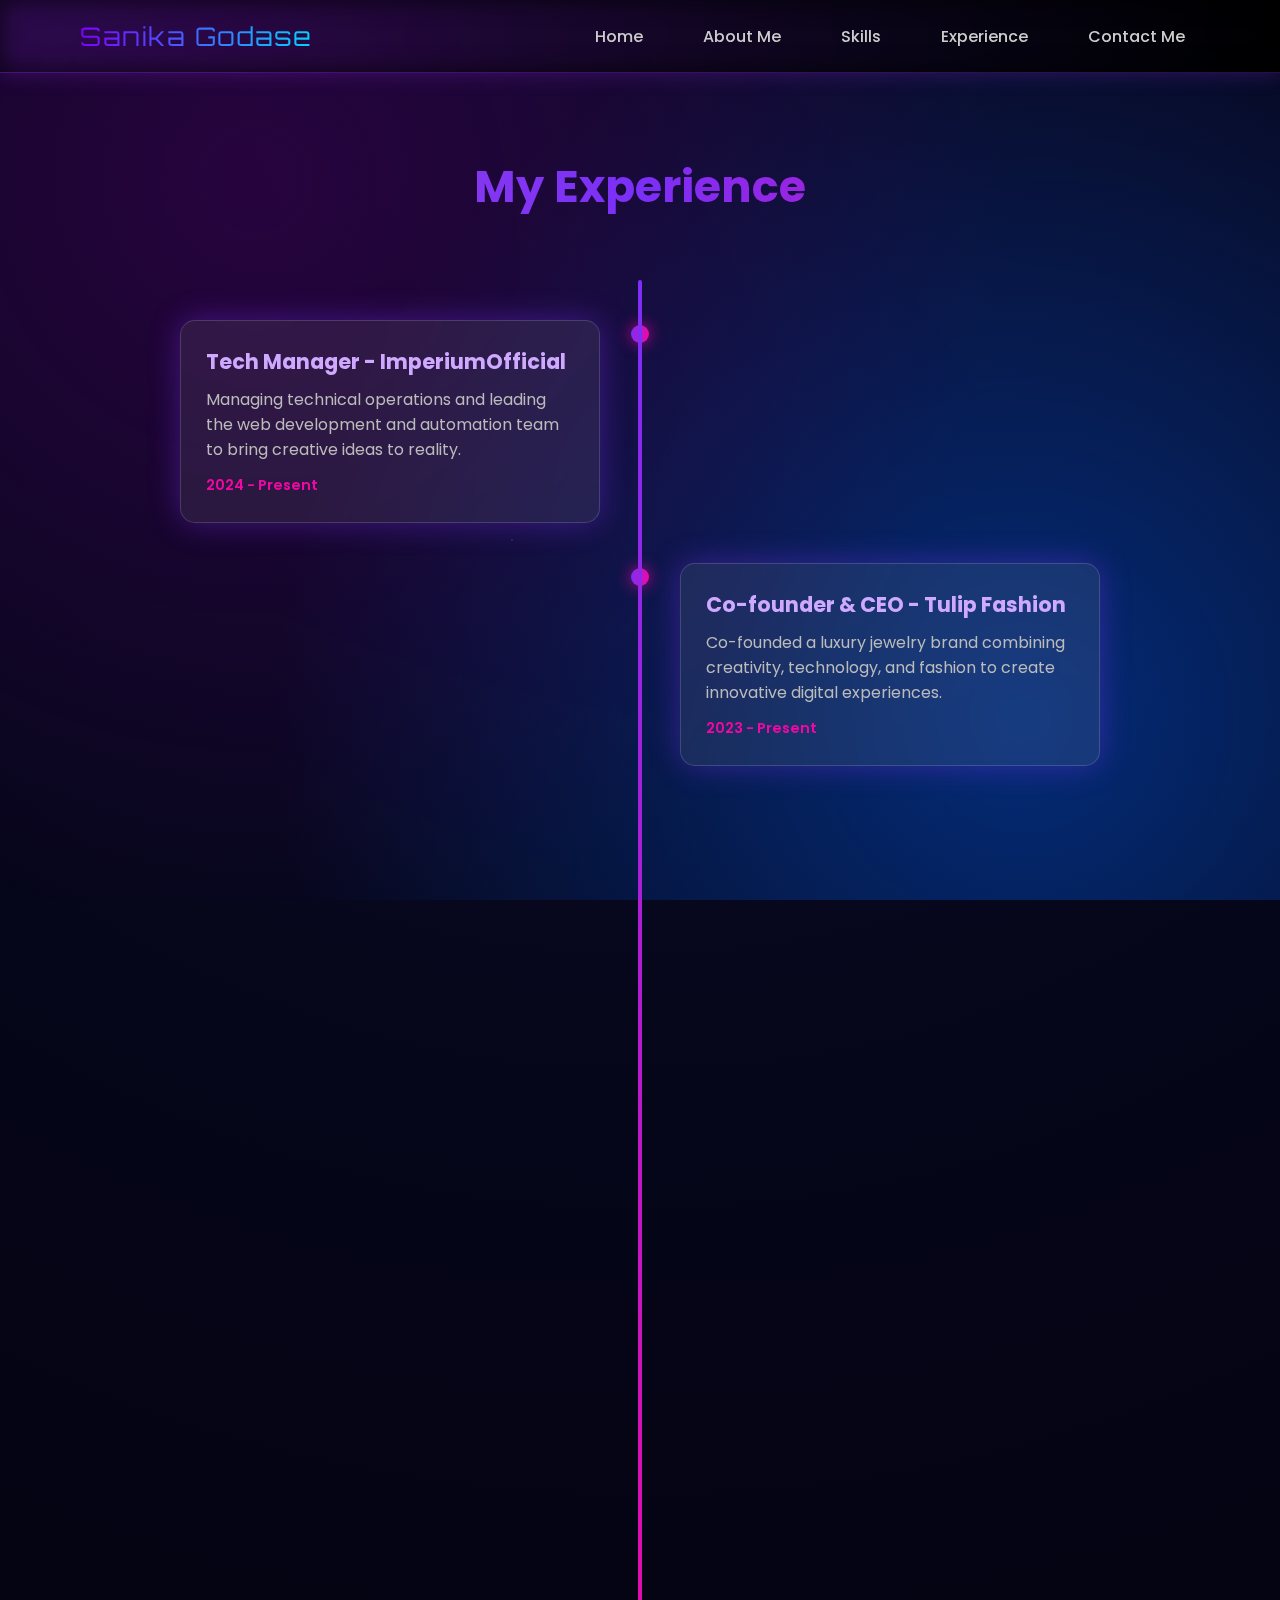
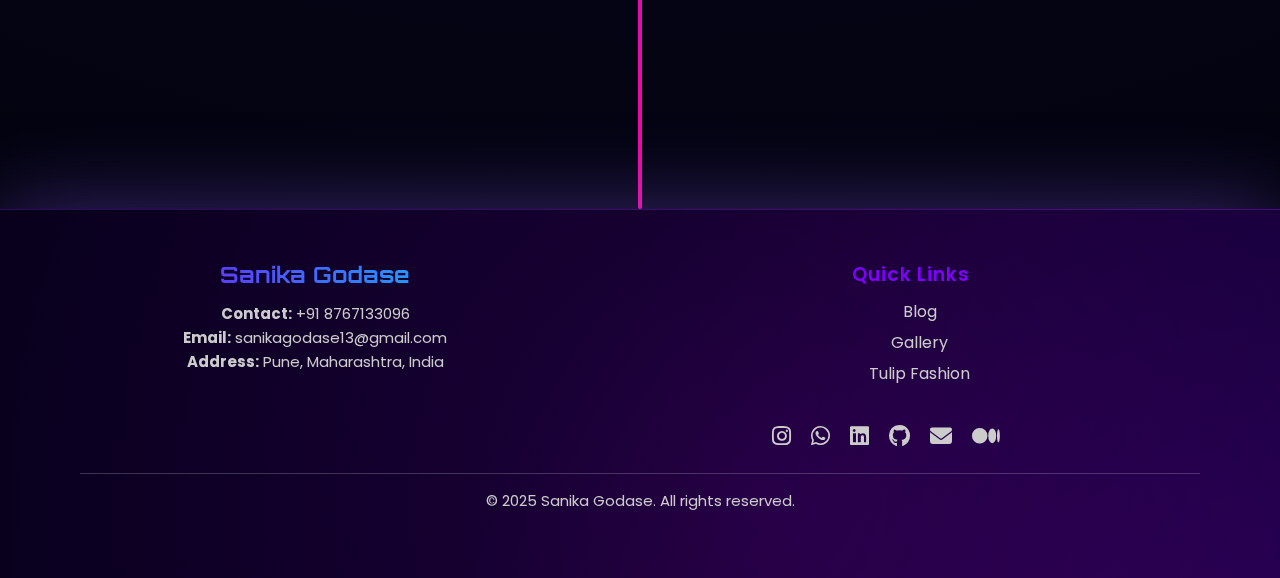
<file: experience.html>
<!DOCTYPE html>
<html lang="en">
<head>
  <meta charset="UTF-8" />
  <meta name="viewport" content="width=device-width, initial-scale=1.0" />
  <title>Sanika Godase | Portfolio</title>
  
   <!-- Google Fonts -->
  <link href="https://fonts.googleapis.com/css2?family=Orbitron:wght@600&family=Poppins:wght@300;400;500;600&display=swap" rel="stylesheet">
   <!-- ✅ Font Awesome v6 (for all icons) -->
  <link
  rel="stylesheet"
  href="https://cdnjs.cloudflare.com/ajax/libs/font-awesome/6.6.0/css/all.min.css"
/>
<link rel="stylesheet" href="experience.css" />
<script src="experience.js" defer></script>
</head>
<body>

  <!-- HEADER -->
  <header class="header">
    <div class="logo">Sanika Godase</div>
    <nav class="navbar" id="navbar">
      <ul>
        <li><a href="index.html">Home</a></li>
        <li><a href="about me.html">About Me</a></li>
        <li><a href="index.html#techstackSection">Skills</a></li>
        <li><a href="experience.html">Experience</a></li>
        <li><a href="index.html#contact">Contact Me</a></li>
      </ul>
    </nav>
    <div class="hamburger" id="hamburger">
      <i class="fas fa-bars"></i>
    </div>
  </header>

  <!-- MAIN CODE -->
  <main>
    <section id="experience" class="experience-section">
  <div class="stars"></div>
  <div class="shooting-stars"></div>

  <h2 class="experience-title">My Experience</h2>

  <div class="timeline">
    <div class="timeline-item">
      <div class="timeline-content">
        <h3>Tech Manager - ImperiumOfficial</h3>
        <p>Managing technical operations and leading the web development and automation team to bring creative ideas to reality.</p>
        <span class="timeline-date">2024 - Present</span>
      </div>
    </div>

    <div class="timeline-item">
      <div class="timeline-content">
        <h3>Co-founder & CEO - Tulip Fashion</h3>
        <p>Co-founded a luxury jewelry brand combining creativity, technology, and fashion to create innovative digital experiences.</p>
        <span class="timeline-date">2023 - Present</span>
      </div>
    </div>

    <div class="timeline-item">
      <div class="timeline-content">
        <h3>Winner - Smart India Hackathon</h3>
        <p>Developed the Smart Safety Locket for women's safety featuring real-time tracking, alerts, and camera integration.</p>
        <span class="timeline-date">2024</span>
      </div>
    </div>

    <div class="timeline-item">
      <div class="timeline-content">
        <h3>Intern - Startup Project</h3>
        <p>Worked with a startup to design a user-friendly mobile interface and optimize system performance.</p>
        <span class="timeline-date">2024</span>
      </div>
    </div>

    <div class="timeline-item">
      <div class="timeline-content">
        <h3>Volunteer - Scifari Event</h3>
        <p>Served in decoration and treasure hunt committees, showcasing teamwork and event management skills.</p>
        <span class="timeline-date">2023</span>
      </div>
    </div>

    <div class="timeline-item">
      <div class="timeline-content">
        <h3>Poster & Research Paper Presentation</h3>
        <p>Won multiple awards for innovative project presentations and impactful research at state-level competitions.</p>
        <span class="timeline-date">2023</span>
      </div>
    </div>
  </div>
</section>

  </main>

  <!-- FOOTER -->
  <footer class="footer">
    <div class="footer-container">
    <div class="footer-left">
    <h2 class="footer-logo">Sanika Godase</h2>
      <p><strong>Contact:</strong> +91 8767133096</p>
      <p><strong>Email:</strong> sanikagodase13@gmail.com</p>
      <p><strong>Address:</strong> Pune, Maharashtra, India</p>
    </div>

    <div class="footer-right">
    <h3>Quick Links</h3>
    <ul class="footer-links">
      <li><a href="blogs.html">Blog</a></li>
      <li><a href="gallery.html">Gallery</a></li>
      <li><a href="https://tulipfashion.co.in/">Tulip Fashion</a></li>
    </ul>


    <div class="social-icons">
      <a href="https://www.instagram.com/sanikagodase_13?igsh=MWNndDBoem5tbXMyaA==" target="_blank"><i class="fab fa-instagram"></i></a>
      <a href="https://wa.me/qr/PTRLI5LJIDYYG1" target="_blank"><i class="fab fa-whatsapp"></i></a>
      <a href="https://www.linkedin.com/in/sanikagodase13" target="_blank"><i class="fab fa-linkedin"></i></a>
      <a href="https://github.com/SanikaGodase13" target="_blank"><i class="fab fa-github"></i></a>
      <a href="mailto:sanikagodase13@gmail.com"><i class="fas fa-envelope"></i></a>
      <a href="https://medium.com/@sanikagodase13" target="_blank"><i class="fab fa-medium"></i></a>
    </div>

    </div>
    </div>
    <div class="footer-bottom">
    <p>© 2025 Sanika Godase. All rights reserved.</p>
  </div>  
  </footer>

</body>
</html>
</file>
<file: index.css>
/* ========== GENERAL ========== */
* {
  margin: 0;
  padding: 0;
  box-sizing: border-box;
}

body {
  font-family: 'Poppins', sans-serif;
  background-color: #000;
  color: #fff;
  overflow-x: hidden;
}

/* Subtle Galaxy Background Gradient */
body::before {
  content: "";
  position: fixed;
  top: 0;
  left: 0;
  width: 100%;
  height: 100%;
  background: radial-gradient(circle at 20% 20%, rgba(60,0,80,0.6), transparent 60%),
              radial-gradient(circle at 80% 80%, rgba(0,100,255,0.4), transparent 60%);
  z-index: -1;
  animation: moveGalaxy 20s infinite alternate;
}

@keyframes moveGalaxy {
  from { background-position: 0 0; }
  to { background-position: 100px 100px; }
}

/* ========== HEADER ========== */

.header {
  background: radial-gradient(
    circle at top left,
    rgba(138, 43, 226, 0.15),
    rgba(0, 0, 0, 0.95)
  );
  box-shadow: 0 0 20px rgba(138, 43, 226, 0.3), inset 0 0 25px rgba(0, 0, 0, 0.7);
  border-bottom: 1px solid rgba(138, 43, 226, 0.3);
  position: sticky;
  top: 0;
  z-index: 1000;
  padding: 20px 80px;
  display: flex;
  justify-content: space-between;
  align-items: center;
  backdrop-filter: blur(10px);
}

/* Header text & nav links */
.header h1 {
  color: #fff;
  font-family: 'Orbitron', sans-serif;
  letter-spacing: 1px;
}

.navbar a {
  color: #ccc;
  text-decoration: none;
  margin: 0 15px;
  transition: color 0.3s ease, text-shadow 0.3s ease;
}

.navbar a:hover {
  color: #a78bfa;
  text-shadow: 0 0 8px rgba(167, 139, 250, 0.8);
}

/* Previous Code */

.logo {
  font-family: 'Orbitron', sans-serif;
  font-size: 1.6rem;
  letter-spacing: 1.5px;
  background: linear-gradient(90deg, #7f00ff, #00d4ff);
  background-clip: text;
  -webkit-background-clip: text;
  background-clip: text;
  background-clip: text;
  background-clip: text;
  -webkit-text-fill-color: transparent;
}

.navbar ul {
  list-style: none;
  display: flex;
  gap: 30px;
}

.navbar ul li a {
  text-decoration: none;
  color: #ccc;
  font-weight: 500;
  transition: color 0.3s, text-shadow 0.3s;
}

.navbar ul li a:hover {
  color: #00d4ff;
  text-shadow: 0 0 8px #00d4ff;
}

/* Hamburger (hidden on desktop) */
.hamburger {
  display: none;
  font-size: 1.8rem;
  color: white;
  cursor: pointer;
}

/* ========== MAIN PART ========== */
/* ===========================
   GALAXY HERO SECTION (UPGRADED)
=========================== */
.hero {
  position: relative;
  min-height: 100vh;
  background: radial-gradient(circle at 30% 30%, rgba(79, 0, 153, 0.4), transparent 60%),
              radial-gradient(circle at 70% 70%, rgba(0, 191, 255, 0.3), transparent 70%),
              radial-gradient(circle at 50% 90%, rgba(255, 0, 255, 0.2), transparent 70%),
              #000010;
  background-size: 200% 200%;
  animation: galaxyMotion 30s ease-in-out infinite;
  display: flex;
  align-items: center;
  justify-content: center;
  padding: 80px 10%;
  color: #fff;
  overflow: hidden;
}

/* Soft Nebula Motion */
@keyframes galaxyMotion {
  0% { background-position: 0% 50%; }
  50% { background-position: 100% 50%; }
  100% { background-position: 0% 50%; }
}

/* Floating Star Particles */
.hero::before {
  content: "";
  position: absolute;
  top: 0; left: 0;
  width: 100%; height: 100%;
  background: url('https://www.transparenttextures.com/patterns/stardust.png');
  opacity: 0.15;
  animation: starsTwinkle 60s linear infinite;
  z-index: 0;
}

@keyframes starsTwinkle {
  0% { background-position: 0 0; }
  100% { background-position: 1000px 1000px; }
}

/* Light Glow Overlay */
.hero::after {
  content: "";
  position: absolute;
  inset: 0;
  background: radial-gradient(circle at 50% 30%, rgba(128, 0, 255, 0.15), transparent 70%);
  mix-blend-mode: screen;
  z-index: 0;
}

/* Hero Layout */
.hero-content {
  position: relative;
  z-index: 2;
  display: flex;
  align-items: center;
  justify-content: space-between;
  gap: 60px;
  flex-wrap: wrap;
  max-width: 1200px;
  width: 100%;
}

/* Left Image */
.hero-image img {
  width: 260px;
  height: 260px;
  border-radius: 50%;
  border: 3px solid rgba(138, 43, 226, 0.7);
  box-shadow: 0 0 40px rgba(138, 43, 226, 0.5);
  object-fit: cover;
  transition: transform 0.4s ease, box-shadow 0.4s ease;
}

.hero-image img:hover {
  transform: scale(1.05);
  box-shadow: 0 0 60px rgba(0, 191, 255, 0.6);
}

/* Right Text */
.hero-text {
  flex: 1;
  min-width: 300px;
  text-align: left;
}

.hero-name {
  font-family: 'Orbitron', sans-serif;
  font-size: 2.8rem;
  background: linear-gradient(90deg, #a855f7, #22d3ee);
  background-clip: text;
  -webkit-background-clip: text;
  background-clip: text;
  -webkit-text-fill-color: transparent;
}

.hero-tagline {
  font-size: 1.3rem;
  color: #b3b3ff;
  margin: 12px 0 18px;
  font-weight: 400;
  letter-spacing: 1px;
}

.hero-intro {
  font-size: 1rem;
  line-height: 1.7;
  max-width: 650px;
  color: #ddd;
}

/* Buttons */
.hero-buttons {
  margin-top: 25px;
  display: flex;
  gap: 20px;
  flex-wrap: wrap;
}

.btn {
  text-decoration: none;
  padding: 12px 24px;
  border-radius: 30px;
  font-size: 1rem;
  font-weight: 600;
  transition: all 0.3s ease;
}

.primary-btn {
  background: linear-gradient(90deg, #7f00ff, #00d4ff);
  color: white;
  box-shadow: 0 0 20px rgba(138, 43, 226, 0.5);
}

.primary-btn:hover {
  transform: translateY(-3px);
  box-shadow: 0 0 30px rgba(0, 191, 255, 0.7);
}

.secondary-btn {
  border: 2px solid #8b5cf6;
  color: #8b5cf6;
}

.secondary-btn:hover {
  background: #8b5cf6;
  color: #fff;
}

/* Responsive Design */
@media (max-width: 992px) {
  .hero-content {
    flex-direction: column;
    text-align: center;
  }

  .hero-text {
    text-align: center;
  }

  .hero-buttons {
    justify-content: center;
  }

  .hero-image img {
    width: 220px;
    height: 220px;
  }
}

@media (max-width: 600px) {
  .hero-name {
    font-size: 2rem;
  }

  .hero-tagline {
    font-size: 1.1rem;
  }

  .hero-intro {
    font-size: 0.95rem;
  }

  .btn {
    padding: 10px 18px;
    font-size: 0.9rem;
  }
}

/* ===================== ABOUT ME GALAXY SECTION ===================== */

.about-me-galaxy {
  position: relative;
  padding: 120px 20px;
  color: #fff;
  overflow: hidden;
  display: flex;
  justify-content: center;
  align-items: center;
  text-align: center;
  background: linear-gradient(135deg, #0b0b2b, #1a1a45, #2e0b55, #1c0a2c);
  background-size: 400% 400%;
  animation: gradientMove 25s ease infinite;
}

@keyframes gradientMove {
  0% { background-position: 0% 50%; }
  50% { background-position: 100% 50%; }
  100% { background-position: 0% 50%; }
}

.about-me-galaxy h2 {
  font-family: 'Orbitron', sans-serif;
  font-size: 2.8rem;
  margin-bottom: 20px;
  background: linear-gradient(90deg, #7f00ff, #00d4ff);
  background-clip: text;
  -webkit-background-clip: text;
  background-clip: text;
  -webkit-text-fill-color: transparent;
}

.about-me-galaxy p {
  font-size: 1.2rem;
  max-width: 1000px;
  margin: 0 auto 30px auto;
  line-height: 1.6;
  color: #ccc;
}

.btn-explore {
  display: inline-block;
  padding: 12px 28px;
  font-size: 1rem;
  font-weight: 600;
  text-decoration: none;
  color: #fff;
  border: 2px solid #7f00ff;
  border-radius: 30px;
  background: transparent;
  transition: all 0.3s ease;
}

.btn-explore:hover {
  background: #7f00ff;
  color: #fff;
  box-shadow: 0 0 15px #7f00ff, 0 0 30px #7f00ff;
}

/* Canvas stars overlay */
#aboutStars {
  position: absolute;
  top: 0;
  left: 0;
  width: 100%;
  height: 100%;
  pointer-events: none;
  z-index: 0;
}

/* Content above stars */
.about-me-content {
  position: relative;
  z-index: 2;
}

/* Responsive */
@media (max-width: 768px) {
  .about-me-galaxy h2 {
    font-size: 2rem;
  }
  .about-me-galaxy p {
    font-size: 1rem;
  }
  .btn-explore {
    padding: 10px 24px;
    font-size: 0.95rem;
  }
}

/* EDUCATION SECTION */
.education {
  padding: 100px 10%;
  background: radial-gradient(circle at top left, #0d0d1a, #1a1a33);
  color: #fff;
  position: relative;
  overflow: hidden;
}

.education::before {
  content: "";
  position: absolute;
  width: 200%;
  height: 200%;
  background: radial-gradient(circle, rgba(75,0,130,0.3), transparent 70%),
              radial-gradient(circle, rgba(0,0,255,0.2), transparent 70%);
  top: -50%;
  left: -50%;
  z-index: 0;
  animation: galaxyMove 40s linear infinite;
}

@keyframes galaxyMove {
  0% { transform: rotate(0deg); }
  100% { transform: rotate(360deg); }
}

.education .section-header {
  text-align: center;
  margin-bottom: 60px;
  position: relative;
  z-index: 1;
}

.education .section-header h2 {
  font-size: 2.5rem;
  color: #8b5cf6;
  margin-bottom: 10px;
  background: linear-gradient(90deg, #7f00ff, #00d4ff);
  background-clip: text;
  -webkit-background-clip: text;
  -webkit-text-fill-color: transparent;
}

.education .section-header p {
  font-size: 1.1rem;
  color: #ccc;
}

/* TIMELINE */
.timeline {
  position: relative;
  z-index: 1;
  margin: 0 auto;
  max-width: 900px;
}

.timeline::before {
  content: '';
  position: absolute;
  left: 50%;
  transform: translateX(-50%);
  width: 4px;
  height: 100%;
  background: linear-gradient(to bottom, #8b5cf6, #00d4ff);
  border-radius: 2px;
}

.timeline-item {
  position: relative;
  width: 50%;
  padding: 30px 40px;
  box-sizing: border-box;
}

.timeline-item:nth-child(odd) {
  left: 0;
  text-align: right;
}

.timeline-item:nth-child(even) {
  left: 50%;
  text-align: left;
}

.timeline-item .timeline-marker {
  position: absolute;
  top: 30px;
  width: 20px;
  height: 20px;
  background: #8b5cf6;
  border-radius: 50%;
  border: 4px solid #fff;
  box-shadow: 0 0 20px #8b5cf6, 0 0 40px #00d4ff;
  z-index: 2;
}

.timeline-item:nth-child(odd) .timeline-marker {
  right: -12px;
}

.timeline-item:nth-child(even) .timeline-marker {
  left: -12px;
}

.timeline-item .timeline-content {
  background: rgba(20, 0, 40, 0.8);
  padding: 20px 25px;
  border-radius: 12px;
  box-shadow: 0 0 20px rgba(75, 0, 130, 0.3);
}

.timeline-item h3 {
  color: #fff;
  margin-bottom: 5px;
  font-size: 1.4rem;
  background: linear-gradient(90deg, #7f00ff, #00d4ff);
  -webkit-background-clip: text;
  -webkit-text-fill-color: transparent;
}

.timeline-item span {
  color: #ccc;
  font-size: 0.9rem;
  margin-bottom: 10px;
  display: inline-block;
}

.timeline-item p {
  color: #aaa;
  font-size: 1rem;
  line-height: 1.5;
}

/* RESPONSIVE DESIGN */
@media (max-width: 768px) {
  .timeline::before {
    left: 20px;
  }

  .timeline-item {
    width: 100%;
    padding-left: 50px;
    padding-right: 20px;
    margin-bottom: 40px;
  }

  .timeline-item:nth-child(odd),
  .timeline-item:nth-child(even) {
    left: 0;
    text-align: left;
  }

  .timeline-item .timeline-marker {
    left: 0;
    right: auto;
  }
}

.timeline-item {
  opacity: 0;
  transform: translateY(50px);
  transition: all 0.8s ease;
}

.timeline-item.visible {
  opacity: 1;
  transform: translateY(0);
}

/* EXPERIENCE SECTION */
.experience {
  background: radial-gradient(circle at top right, #0b0c1c, #1a1a2e);
  color: #fff;
  padding: 80px 50px;
  position: relative;
  overflow: hidden;
}

.experience::before {
  content: "";
  position: absolute;
  top: -50%;
  left: -50%;
  width: 200%;
  height: 200%;
  background: radial-gradient(circle, rgba(120, 0, 255, 0.15), transparent 70%);
  animation: rotate 20s linear infinite;
  pointer-events: none;
}

@keyframes rotate {
  from { transform: rotate(0deg); }
  to { transform: rotate(360deg); }
}

.experience .container {
  position: relative;
  z-index: 2;
  max-width: 1200px;
  margin: 0 auto;
  text-align: center;
}

.section-title {
  font-family: 'Orbitron', sans-serif;
  font-size: 2.8rem;
  background: linear-gradient(90deg, #7f00ff, #00d4ff);
  background-clip: text;
  -webkit-background-clip: text;
  -webkit-text-fill-color: transparent;
  margin-bottom: 10px;
}

.section-subtitle {
  color: #aaa;
  margin-bottom: 50px;
  font-size: 1.1rem;
}

.experience-cards {
  display: flex;
  flex-wrap: wrap;
  gap: 30px;
  justify-content: center;
}

.experience-card {
  background: rgba(30, 0, 60, 0.8);
  border: 1px solid rgba(127, 0, 255, 0.3);
  border-radius: 15px;
  padding: 25px;
  width: 300px;
  text-align: left;
  box-shadow: 0 0 20px rgba(127, 0, 255, 0.3);
  transition: transform 0.3s ease, box-shadow 0.3s ease;
}

.experience-card:hover {
  transform: translateY(-10px);
  box-shadow: 0 0 35px rgba(127, 0, 255, 0.6);
}

.experience-card h3 {
  font-family: 'Orbitron', sans-serif;
  color: #fff;
  margin-bottom: 5px;
}

.experience-card .company {
  color: #a78bfa;
  font-size: 0.95rem;
  margin-bottom: 5px;
}

.experience-card .duration {
  font-size: 0.85rem;
  color: #ccc;
  margin-bottom: 10px;
  display: block;
}

.experience-card .desc {
  font-size: 0.9rem;
  color: #ddd;
  line-height: 1.4;
}

.experience-btn {
  margin-top: 40px;
}

.experience-btn .btn {
  text-decoration: none;
  padding: 12px 30px;
  background: linear-gradient(90deg, #7f00ff, #00d4ff);
  color: #fff;
  border-radius: 50px;
  font-weight: 600;
  transition: transform 0.3s ease, box-shadow 0.3s ease;
}

.experience-btn .btn:hover {
  transform: scale(1.05);
  box-shadow: 0 0 25px rgba(127, 0, 255, 0.6);
}

/* RESPONSIVE DESIGN */
@media (max-width: 1024px) {
  .experience-cards {
    flex-direction: column;
    align-items: center;
  }
  .experience-card {
    width: 90%;
  }
}

@media (max-width: 480px) {
  .section-title {
    font-size: 2rem;
  }
  .section-subtitle {
    font-size: 1rem;
    margin-bottom: 30px;
  }
}

/* PROJECT SECTION */
.projects {
  background: radial-gradient(circle at top left, #0b0c1c, #1a1a2e);
  color: #fff;
  padding: 80px 50px;
  position: relative;
  overflow: hidden;
}

.projects::before {
  content: "";
  position: absolute;
  top: -50%;
  left: -50%;
  width: 200%;
  height: 200%;
  background: radial-gradient(circle, rgba(127,0,255,0.1), transparent 70%);
  animation: rotate 25s linear infinite;
  pointer-events: none;
}

.projects .container {
  position: relative;
  z-index: 2;
  max-width: 1200px;
  margin: 0 auto;
  text-align: center;
}

.projects .section-title {
  font-family: 'Orbitron', sans-serif;
  font-size: 2.8rem;
  background: linear-gradient(90deg, #7f00ff, #00d4ff);
  background-clip: text;
  -webkit-background-clip: text;
  -webkit-text-fill-color: transparent;
  margin-bottom: 10px;
}

.projects .section-subtitle {
  color: #aaa;
  margin-bottom: 50px;
  font-size: 1.1rem;
}

.project-cards {
  display: flex;
  flex-wrap: wrap;
  gap: 30px;
  justify-content: center;
}

.project-card {
  background: rgba(30, 0, 60, 0.85);
  border-radius: 15px;
  overflow: hidden;
  width: 300px;
  text-align: left;
  box-shadow: 0 0 20px rgba(127, 0, 255, 0.3);
  transition: transform 0.3s ease, box-shadow 0.3s ease;
}

.project-card:hover {
  transform: translateY(-10px);
  box-shadow: 0 0 40px rgba(127, 0, 255, 0.6);
}

.project-card .project-image img {
  width: 100%;
  height: 180px;
  object-fit: cover;
  display: block;
  transition: transform 0.3s ease;
}

.project-card:hover .project-image img {
  transform: scale(1.05);
}

.project-card .project-content {
  padding: 20px;
}

.project-card h3 {
  font-family: 'Orbitron', sans-serif;
  color: #fff;
  margin-bottom: 10px;
}

.project-card p {
  color: #ccc;
  font-size: 0.95rem;
  line-height: 1.4;
}

/* RESPONSIVE DESIGN */
@media (max-width: 1024px) {
  .project-cards {
    flex-direction: column;
    align-items: center;
  }
  .project-card {
    width: 90%;
  }
}

@media (max-width: 480px) {
  .projects .section-title {
    font-size: 2rem;
  }
  .projects .section-subtitle {
    font-size: 1rem;
    margin-bottom: 30px;
  }
}

/* Research Papers Section */
.research-section {
  padding: 80px 10%;
  background: radial-gradient(circle at top left, #0b0b1d, #1c1c3a);
  color: #fff;
  position: relative;
}

.section-title {
  font-family: 'Orbitron', sans-serif;
  font-size: 2.5rem;
  text-align: center;
  margin-bottom: 60px;
  background: linear-gradient(90deg, #7f00ff, #00d4ff);
  -webkit-background-clip: text;
  -webkit-text-fill-color: transparent;
}

.research-container {
  display: flex;
  gap: 30px;
  justify-content: center;
  flex-wrap: wrap;
}

.research-card {
  background: rgba(20, 0, 50, 0.85);
  border-radius: 15px;
  padding: 25px 20px;
  width: 300px;
  box-shadow: 0 0 20px rgba(127, 0, 255, 0.4), 0 0 40px rgba(0, 212, 255, 0.2);
  transition: transform 0.3s ease, box-shadow 0.3s ease;
}

.research-card:hover {
  transform: translateY(-10px) scale(1.05);
  box-shadow: 0 0 35px rgba(127, 0, 255, 0.7), 0 0 50px rgba(0, 212, 255, 0.5);
}

.research-card h3 {
  font-family: 'Orbitron', sans-serif;
  font-size: 1.2rem;
  margin-bottom: 8px;
  color: #ffccff;
}

.research-card .paper-source {
  display: block;
  font-size: 0.9rem;
  color: #a78bfa;
  margin-bottom: 12px;
  font-weight: 500;
}

.research-card p {
  font-size: 0.95rem;
  line-height: 1.6;
  color: #ccc;
}

/* Responsive */
@media (max-width: 1024px) {
  .research-container {
    justify-content: center;
    gap: 25px;
  }
  .research-card {
    width: 280px;
  }
}

@media (max-width: 768px) {
  .research-card {
    width: 100%;
    max-width: 350px;
    margin: 0 auto;
  }
}

/* ========== ACHIEVEMENTS SECTION ========== */
/* Section base */
.achievements-section {
  position: relative;
  min-height: 100vh;
  background: radial-gradient(circle at 20% 30%, #0b0b2b, #01010f 80%);
  overflow: hidden;
  color: #fff;
  text-align: center;
  display: flex;
  flex-direction: column;
  align-items: center;
  justify-content: center;
  perspective: 1200px;
  padding: 3rem 1rem;
}

/* Title styling */
.section-title {
  font-size: 2.6rem;
  letter-spacing: 2px;
  margin-bottom: 3rem;
  text-transform: uppercase;
  background: linear-gradient(90deg, #9b59b6, #6dd5fa, #ffffff);
  -webkit-background-clip: text;
  -webkit-text-fill-color: transparent;
  animation: titleGlow 3s ease-in-out infinite alternate;
}

@keyframes titleGlow {
  0% { text-shadow: 0 0 15px #6dd5fa; }
  100% { text-shadow: 0 0 25px #9b59b6; }
}

/* Galaxy Container */
.galaxy-container {
  position: relative;
  width: 400px;
  height: 400px;
  transform-style: preserve-3d;
  animation: rotateGalaxy 25s linear infinite;
}

@keyframes rotateGalaxy {
  from { transform: rotateY(0deg) rotateX(15deg); }
  to { transform: rotateY(360deg) rotateX(15deg); }
}

/* Sphere Styling */
.sphere {
  position: absolute;
  top: 50%;
  left: 50%;
  transform:
    rotateY(calc(var(--i) * 72deg))
    translateZ(200px)
    translateY(-60px);
  width: 150px;
  height: 150px;
  border-radius: 70%;
  background: radial-gradient(circle at 30% 30%, #29bdf3, #5d197a 70%);
  box-shadow:
    0 0 30px #6dd5fa,
    inset -10px -10px 20px rgba(0,0,0,0.5);
  display: flex;
  align-items: center;
  justify-content: center;
  text-align: center;
  color: #fff;
  font-size: 0.8rem;
  line-height: 1.3;
  padding: 1rem;
  transform-style: preserve-3d;
  transition: transform 0.4s ease, box-shadow 0.4s ease;
}

.sphere::before {
  content: "";
  position: absolute;
  inset: 0;
  border-radius: 50%;
  background: radial-gradient(circle at 40% 40%, rgba(255,255,255,0.6), transparent 60%);
  mix-blend-mode: screen;
  animation: shimmer 3s ease-in-out infinite;
}

@keyframes shimmer {
  0%, 100% { opacity: 0.6; transform: scale(1); }
  50% { opacity: 1; transform: scale(1.05); }
}

.sphere:hover {
  transform:
    rotateY(calc(var(--i) * 72deg))
    translateZ(220px)
    translateY(-60px)
    scale(1.15);
  box-shadow:
    0 0 40px #fff,
    0 0 80px #9b59b6;
}

/* Stars background effect */
.achievements-section::before {
  content: "";
  position: absolute;
  top: 0; left: 0;
  width: 200%;
  height: 200%;
  background: radial-gradient(white, transparent 70%);
  background-size: 3px 3px;
  opacity: 0.15;
  animation: starDrift 30s linear infinite;
}

@keyframes starDrift {
  0% { transform: translate(0,0); }
  100% { transform: translate(-200px, -200px); }
}

/* Responsive Design */
@media (max-width: 768px) {
  .galaxy-container {
    width: 300px;
    height: 300px;
  }
  .sphere {
    width: 120px;
    height: 120px;
    font-size: 0.7rem;
  }
}

/* ========== TECH STACK SECTION ========== */
/* ===== Tech Stack Section (isolated styles) ===== */
:root{
  --ts-bg-1: #040216;
  --ts-bg-2: #0b1030;
  --ts-accent-1: #8b5cf6; /* violet */
  --ts-accent-2: #22d3ee; /* cyan */
  --ts-card-bg: rgba(255,255,255,0.03);
  --ts-chip-bg: linear-gradient(90deg,#7f00ff22,#00d4ff22);
  --ts-glow: 0 6px 30px rgba(139,92,246,0.18);
  --ts-radius: 14px;
}

/* Container & background */
.ts-section{
  position: relative;
  color: #fff;
  background: radial-gradient(circle at 10% 20%, rgba(75,0,130,0.12), transparent 20%),
              radial-gradient(circle at 90% 80%, rgba(0,100,255,0.08), transparent 20%),
              linear-gradient(180deg, var(--ts-bg-1), var(--ts-bg-2));
  padding: 80px 20px;
  overflow: hidden;
  --ts-max-width: 1200px;
}

.ts-wrap{
  max-width: var(--ts-max-width);
  margin: 0 auto;
  padding: 0 20px;
  display: flex;
  flex-direction: column;
  gap: 40px;
  align-items: center;
}

/* Header */
.ts-header { text-align: center; z-index: 2; }
.ts-title{
  font-family: 'Orbitron', sans-serif;
  font-size: 2.4rem;
  margin-bottom: 8px;
  background: linear-gradient(90deg, var(--ts-accent-1), var(--ts-accent-2));
  -webkit-background-clip: text;
  -webkit-text-fill-color: transparent;
  letter-spacing: 1px;
}
.ts-sub { color: #cfd8ff; opacity: 0.85; }

/* Grid layout */
.ts-grid{
  width: 100%;
  display: grid;
  grid-template-columns: repeat(3, 1fr);
  gap: 26px;
  align-items: start;
  z-index: 2;
}

/* Card */
.ts-card{
  background: var(--ts-card-bg);
  border: 1px solid rgba(139,92,246,0.08);
  border-radius: var(--ts-radius);
  padding: 20px;
  box-shadow: var(--ts-glow);
  transition: transform .28s cubic-bezier(.2,.9,.2,1), box-shadow .28s ease;
  min-height: 180px;
  display: flex;
  flex-direction: column;
  gap: 12px;
  backdrop-filter: blur(6px);
}

.ts-card:hover{
  transform: translateY(-8px);
  box-shadow: 0 14px 44px rgba(34,211,238,0.08), 0 10px 30px rgba(139,92,246,0.12);
}

/* Card title */
.ts-card-title{
  font-family: 'Poppins', sans-serif;
  font-size: 1.05rem;
  font-weight: 700;
  color: #fff;
}
.ts-card-sub{
  color: #bfc8ff;
  font-size: 0.9rem;
  margin-top: -2px;
  opacity: 0.95;
}

/* Chips list */
.ts-chips{
  display: flex;
  flex-wrap: wrap;
  gap: 10px;
  margin-top: 6px;
  list-style: none;
  padding: 0;
}

.ts-chip{
  padding: 8px 12px;
  font-size: 0.88rem;
  color: #e7f0ff;
  background: var(--ts-chip-bg);
  border: 1px solid rgba(255,255,255,0.04);
  border-radius: 999px;
  box-shadow: 0 6px 18px rgba(0,0,0,0.45), 0 0 12px rgba(127,0,255,0.05) inset;
  cursor: default;
  transition: transform .22s ease, box-shadow .22s ease;
}

/* subtle pop on hover */
.ts-chip:hover{
  transform: translateY(-4px);
  box-shadow: 0 18px 40px rgba(34,211,238,0.06), 0 0 20px rgba(139,92,246,0.14);
}

/* small accent dot to left of title (theme tie) */
.ts-card::before{
  content: "";
  width: 8px;
  height: 8px;
  border-radius: 50%;
  background: linear-gradient(90deg,var(--ts-accent-1),var(--ts-accent-2));
  display: inline-block;
  margin-right: 8px;
  transform: translateY(6px);
  opacity: .95;
}

/* subtle moving star overlay */
.ts-section::after{
  content: "";
  position: absolute;
  inset: 0;
  background-image: radial-gradient(#ffffff11 1px, transparent 1px);
  background-size: 18px 18px;
  opacity: .06;
  animation: ts-drift 60s linear infinite;
  pointer-events: none;
}

@keyframes ts-drift{
  from { transform: translate(0,0); }
  to   { transform: translate(-300px,-200px); }
}

/* Responsive rules */
@media (max-width: 1000px){
  .ts-grid{ grid-template-columns: repeat(2, 1fr); }
}

@media (max-width: 620px){
  .ts-grid{ grid-template-columns: 1fr; }
  .ts-wrap { gap: 24px; padding: 0 12px; }
  .ts-title { font-size: 1.8rem; }
  .ts-card { padding: 16px; }
  .ts-chip { padding: 7px 10px; font-size: 0.85rem; }
}

/* ========== CONTACT SECTION ========== */
@import url('https://fonts.googleapis.com/css2?family=Poppins:wght@400;600&display=swap');

.contact-section {
  position: relative;
  min-height: 100vh;
  background: radial-gradient(circle at top, #0b0b2a 0%, #01010a 100%);
  display: flex;
  align-items: center;
  justify-content: center;
  overflow: hidden;
  font-family: 'Poppins', sans-serif;
  color: #fff;
  padding: 40px 20px;
}

/* Background Stars Animation */
.stars, .shooting-stars {
  position: absolute;
  width: 100%;
  height: 100%;
  top: 0;
  left: 0;
  pointer-events: none;
  overflow: hidden;
  z-index: 0;
}

.stars::after, .stars::before {
  content: '';
  position: absolute;
  top: -50; left: -50;
  width: 200%;
  height: 200%;
   background-image: radial-gradient(1px 1px at 10% 20%, #ffffff, transparent),
                    radial-gradient(1.5px 1.5px at 80% 70%, #ffffff, transparent),
                    radial-gradient(2px 2px at 50% 50%, #ffffff, transparent),
                    radial-gradient(1px 1px at 90% 40%, #ffffff, transparent),
                    radial-gradient(1px 1px at 30% 80%, #ffffff, transparent),
                    radial-gradient(1px 1px at 70% 10%, #ffffff, transparent);
  background-repeat: repeat;
  animation: moveStars 60s linear infinite;
  opacity: 0.8;
}

@keyframes moveStars {
  from {
    transform: translateY(0);
  }
  to {
    transform: translateY(-20%);
  }
}

/* --- Shooting Stars --- */
.shooting-stars::before {
  content: "";
  position: absolute;
  top: 10%;
  left: 50%;
  width: 2px;
  height: 80px;
  background: linear-gradient(45deg, #fff, transparent);
  animation: shoot 5s linear infinite;
  opacity: 0.6;
}

@keyframes shoot {
  0% {
    transform: translate(-50%, -50%) rotate(45deg) scale(0);
    opacity: 0;
  }
  50% {
    transform: translate(200%, 200%) rotate(45deg) scale(1);
    opacity: 1;
  }
  100% {
    transform: translate(400%, 400%) rotate(45deg) scale(0);
    opacity: 0;
  }
}

.contact-wrapper {
  z-index: 1;
  background: rgba(255, 255, 255, 0.05);
  backdrop-filter: blur(20px);
  border: 1px solid rgba(255, 255, 255, 0.15);
  box-shadow: 0 0 30px rgba(147, 51, 234, 0.3);
  border-radius: 20px;
  padding: 40px;
  width: 100%;
  max-width: 600px;
  text-align: center;
  animation: fadeInUp 1.5s ease;
}

@keyframes fadeInUp {
  from { opacity: 0; transform: translateY(50px); }
  to { opacity: 1; transform: translateY(0); }
}

.contact-title {
  font-size: 2.3rem;
  background: linear-gradient(90deg, #9d4edd, #7b2ff7, #f107a3);
  -webkit-background-clip: text;
  color: transparent;
  margin-bottom: 10px;
}

.contact-subtitle {
  font-size: 1rem;
  color: #bbb;
  margin-bottom: 30px;
}

.input-box {
  position: relative;
  margin-bottom: 25px;
}

.input-box input,
.input-box textarea {
  width: 100%;
  padding: 14px;
  background: transparent;
  border: 2px solid rgba(255, 255, 255, 0.3);
  border-radius: 10px;
  color: #fff;
  font-size: 1rem;
  outline: none;
  transition: all 0.3s ease;
}

.input-box label {
  position: absolute;
  top: 50%;
  left: 14px;
  transform: translateY(-50%);
  color: #aaa;
  pointer-events: none;
  transition: all 0.3s ease;
  background: rgba(0, 0, 0, 0.2);
  padding: 0 5px;
}

.input-box input:focus,
.input-box textarea:focus {
  border-color: #9d4edd;
  box-shadow: 0 0 15px rgba(157, 78, 221, 0.5);
}

.input-box input:focus ~ label,
.input-box textarea:focus ~ label,
.input-box input:valid ~ label,
.input-box textarea:valid ~ label {
  top: -10px;
  font-size: 0.8rem;
  color: #c4a5ff;
}

.send-btn {
  width: 100%;
  padding: 14px;
  background: linear-gradient(90deg, #7b2ff7, #f107a3);
  border: none;
  border-radius: 12px;
  color: #fff;
  font-size: 1.1rem;
  font-weight: 600;
  cursor: pointer;
  transition: 0.3s ease;
  box-shadow: 0 0 20px rgba(123, 47, 247, 0.4);
}

.send-btn:hover {
  transform: scale(1.05);
  box-shadow: 0 0 30px rgba(241, 7, 163, 0.6);
}

/* Responsive */
@media (max-width: 600px) {
  .contact-wrapper {
    padding: 30px 20px;
  }

  .contact-title {
    font-size: 1.8rem;
  }
}













/* ========== FOOTER ========== */
/* Cinematic Nebula Motion */
.footer {
  background: radial-gradient(circle at 30% 40%, rgba(75, 0, 130, 0.4), transparent 60%),
              radial-gradient(circle at 70% 60%, rgba(0, 0, 128, 0.4), transparent 60%),
              radial-gradient(circle at 50% 80%, rgba(255, 0, 255, 0.2), transparent 60%),
              #000010;
  background-size: 200% 200%;
  animation: nebulaMotion 25s ease-in-out infinite;
  color: #ccc;
  padding: 50px 80px;
  /*display: flex;
  justify-content: space-between;
  flex-wrap: wrap;*/
  border-top: 1px solid rgba(138, 43, 226, 0.3);
  box-shadow: 0 0 80px rgba(139, 92, 246, 0.4);
  transition: background 0.5s ease;
}

.footer-container {
  display: flex;
  justify-content: space-between;
  align-items: flex-start;
  flex-wrap: wrap;
  width: 100%;
}

@keyframes nebulaMotion {
  0% { background-position: 0% 50%; }
  50% { background-position: 100% 50%; }
  100% { background-position: 0% 50%; }
}

.footer-logo {
  font-family: 'Orbitron', sans-serif;
  font-size: 1.4rem;
  margin-bottom: 14px;
  background: linear-gradient(90deg, #7f00ff, #00d4ff);
  background-clip: text;
  -webkit-background-clip: text;
  -webkit-text-fill-color: transparent;
}


.footer p {
  font-size: 15px;
  line-height: 1.6;
  color: #ccc;
}

.footer-left {
  flex: 1;
  min-width: 280px;
  text-align: center;
}

.footer-right {
  flex: 1;
  min-width: 280px;
  display: flex;
  flex-direction: column;
  align-items: flex-end;
  text-align: center;
  padding-right: 180px; 
}

.footer-right h3 {
  color: #7f00ff;
  font-weight: 600;
  letter-spacing: 1px;
  margin-bottom: 10px;
  padding-right: 50px;
}

.footer-links {
  list-style: none;
  padding: 0;
  margin-bottom: 18px;
  padding-right: 50px;
}

.footer-links li {
  margin-bottom: 6px;
}

.footer-links a {
  color: #ccc;
  text-decoration: none;
  transition: color 0.3s ease;
}

.footer-links a:hover {
  color: #8b5cf6; /* galaxy purple accent */
}

.social-icons {
  display: flex;
  justify-content: flex-end;
  flex-wrap: wrap;
  gap: 20px;
  margin-top: 10px;
  padding-right: 20px;
}

.social-icons a {
  color: #ccc;
  font-size: 22px;
  transition: color 0.3s ease, transform 0.3s ease;
}

.social-icons a:hover {
  color: #8b5cf6;
  transform: scale(1.2);
}

.footer-bottom {
  text-align: center;
  padding: 15px 0;
  margin-top: 20px;
  border-top: 1px solid rgba(255, 255, 255, 0.2);
  font-size: 14px;
  color: #ddd;
}

.footer-bottom p {
  margin: 0;
}

/* Responsive design */
@media (max-width: 1024px) {
  .header {
    padding: 15px 40px;
    flex-wrap: wrap;
  }

  .navbar ul {
    flex-direction: column;
    position: absolute;
    top: 70px;
    right: 0;
    background: rgba(20, 0, 40, 0.95);
    width: 220px;
    padding: 15px 0;
    display: none;
    box-shadow: -3px 0 10px rgba(255, 255, 255, 0.1);
  }

  .navbar ul.active {
    display: flex;
  }

  .navbar ul li {
    text-align: right;
    padding: 10px 25px;
  }

  .hamburger {
    display: block;
  }
  
  .footer {
    flex-direction: column;
    text-align: center;
    align-items: center;
    padding: 40px 30px;
  }


  .footer-left,
  .footer-right {
    align-items: center;
    text-align: center;
    margin: 15px 0;
  }

  .footer-right {
    align-items: center;
    padding-right: 0;
  }

  .social-icons {
    justify-content: center;
  }

  .footer-links {
    margin-bottom: 20px;
  }

}
</file>
<file: about me.css>
/* ========== GENERAL ========== */
* {
  margin: 0;
  padding: 0;
  box-sizing: border-box;
}

body {
  font-family: 'Poppins', sans-serif;
  background-color: #000;
  color: #fff;
  overflow-x: hidden;
}

/* Subtle Galaxy Background Gradient */
body::before {
  content: "";
  position: fixed;
  top: 0;
  left: 0;
  width: 100%;
  height: 100%;
  background: radial-gradient(circle at 20% 20%, rgba(60,0,80,0.6), transparent 60%),
              radial-gradient(circle at 80% 80%, rgba(0,100,255,0.4), transparent 60%);
  z-index: -1;
  animation: moveGalaxy 20s infinite alternate;
}

@keyframes moveGalaxy {
  from { background-position: 0 0; }
  to { background-position: 100px 100px; }
}

/* ========== HEADER ========== */

.header {
  background: radial-gradient(
    circle at top left,
    rgba(138, 43, 226, 0.15),
    rgba(0, 0, 0, 0.95)
  );
  box-shadow: 0 0 20px rgba(138, 43, 226, 0.3), inset 0 0 25px rgba(0, 0, 0, 0.7);
  border-bottom: 1px solid rgba(138, 43, 226, 0.3);
  position: sticky;
  top: 0;
  z-index: 1000;
  padding: 20px 80px;
  display: flex;
  justify-content: space-between;
  align-items: center;
  backdrop-filter: blur(10px);
}

/* Header text & nav links */
.header h1 {
  color: #fff;
  font-family: 'Orbitron', sans-serif;
  letter-spacing: 1px;
}

.navbar a {
  color: #ccc;
  text-decoration: none;
  margin: 0 15px;
  transition: color 0.3s ease, text-shadow 0.3s ease;
}

.navbar a:hover {
  color: #a78bfa;
  text-shadow: 0 0 8px rgba(167, 139, 250, 0.8);
}

/* Previous Code */

.logo {
  font-family: 'Orbitron', sans-serif;
  font-size: 1.6rem;
  letter-spacing: 1.5px;
  background: linear-gradient(90deg, #7f00ff, #00d4ff);
  background-clip: text;
  -webkit-background-clip: text;
  -webkit-text-fill-color: transparent;
}

.navbar ul {
  list-style: none;
  display: flex;
  gap: 30px;
}

.navbar ul li a {
  text-decoration: none;
  color: #ccc;
  font-weight: 500;
  transition: color 0.3s, text-shadow 0.3s;
}

.navbar ul li a:hover {
  color: #00d4ff;
  text-shadow: 0 0 8px #00d4ff;
}

/* Hamburger (hidden on desktop) */
.hamburger {
  display: none;
  font-size: 1.8rem;
  color: white;
  cursor: pointer;
}

/* ========== MAIN CODE ========== */
/* Fonts */
@import url('https://fonts.googleapis.com/css2?family=Poppins:wght@300;400;600;700&display=swap');

:root{
  --bg1: #060610;
  --bg2: #07071a;
  --accent1: #7b2ff7;
  --accent2: #f107a3;
  --muted: #bdb9d6;
}

/* Page container basics */
.about-page{
  position: relative;
  background: radial-gradient(circle at 10% 10%, rgba(123,47,247,0.06), transparent 25%),
              radial-gradient(circle at 90% 90%, rgba(241,7,163,0.04), transparent 25%),
              linear-gradient(180deg,var(--bg1), var(--bg2));
  color: #fff;
  padding: 40px 22px 80px;
  overflow-x: hidden;
  font-family: 'Poppins', sans-serif;
}

/* STAR BACKGROUND */
.stars-bg{
  position: fixed;
  inset: 0;
  background-image:
    radial-gradient(1px 1px at 5% 20%, rgba(255,255,255,0.9), transparent 30%),
    radial-gradient(1px 1px at 20% 60%, rgba(255,255,255,0.6), transparent 30%),
    radial-gradient(1px 1px at 70% 30%, rgba(255,255,255,0.7), transparent 30%),
    radial-gradient(1px 1px at 90% 80%, rgba(255,255,255,0.5), transparent 30%);
  background-repeat: repeat;
  opacity: 0.6;
  z-index: 0;
  pointer-events: none;
  transform: translateZ(0);
  animation: slowDrift 40s linear infinite;
}

@keyframes slowDrift {
  from { transform: translateY(0); }
  to   { transform: translateY(-180px); }
}

/* HERO */
.about-hero{
  display: grid;
  grid-template-columns: 1fr 360px;
  gap: 36px;
  align-items: center;
  z-index: 2;
  position: relative;
}

.hero-left{
  max-width: 780px;
}

.hero-name{
  font-family: 'Poppins', sans-serif;
  font-size: 2.4rem;
  margin-bottom: 6px;
  background: linear-gradient(90deg, var(--accent1), var(--accent2));
  -webkit-background-clip: text;
  color: transparent;
  letter-spacing: 0.3px;
}

.hero-tag{
  color: var(--muted);
  margin-bottom: 18px;
}

.hero-intro{
  color: #dcd7f8;
  line-height: 1.6;
  margin-bottom: 20px;
  max-width: 60ch;
}

/* Buttons */
.btn{
  display: inline-block;
  padding: 10px 16px;
  border-radius: 10px;
  text-decoration: none;
  font-weight: 600;
  transition: transform .18s ease, box-shadow .18s ease;
}

.btn.primary{
  background: linear-gradient(90deg, var(--accent1), var(--accent2));
  color: #fff;
  box-shadow: 0 6px 20px rgba(123,47,247,0.16);
  margin-right: 12px;
}

.btn.outline{
  border: 1px solid rgba(255,255,255,0.12);
  color: #fff;
  background: transparent;
}

/* Portrait frame */
.profile-frame{
  width: 320px;
  height: 320px;
  border-radius: 18px;
  position: relative;
  margin-left: auto;
  overflow: hidden;
  display:flex;
  align-items:center;
  justify-content:center;
  background: linear-gradient(180deg, rgba(255,255,255,0.02), transparent);
  border: 1px solid rgba(255,255,255,0.06);
  box-shadow: 0 10px 40px rgba(123,47,247,0.12);
}

.profile-frame img{
  width: 100%;
  height: 100%;
  object-fit: cover;
  display:block;
}

/* subtle aura */
.profile-glow{
  position:absolute;
  inset: -20%;
  background: radial-gradient(circle at 30% 40%, rgba(123,47,247,0.12), transparent 30%),
              radial-gradient(circle at 70% 70%, rgba(241,7,163,0.09), transparent 30%);
  mix-blend-mode: screen;
  pointer-events: none;
}

/* QUICK INFO CARDS */
.info-cards{
  display: grid;
  grid-template-columns: repeat(auto-fit, minmax(180px,1fr));
  gap: 18px;
  margin: 36px 0;
  z-index: 2;
  position: relative;
}

.card{
  background: rgba(255,255,255,0.03);
  padding: 18px;
  border-radius: 12px;
  border: 1px solid rgba(255,255,255,0.04);
  box-shadow: 0 6px 20px rgba(0,0,0,0.4);
  text-align: left;
}

.card .icon{
  font-size: 22px;
  margin-bottom: 8px;
}

.card h4{
  margin: 0 0 6px;
  color: #f1eaff;
}

.card p{
  color: var(--muted);
  font-size: 0.95rem;
}

/* STORY / JOURNEY */
.section-title{
  text-align: center;
  color: #e8ddff;
  margin: 6px 0 18px;
  font-size: 1.6rem;
}

.journey .story{
  display: grid;
  gap: 28px;
  margin-top: 6px;
}

/* single story block */
.story-block{
  display: grid;
  grid-template-columns: 1fr 320px;
  gap: 22px;
  align-items: center;
  background: linear-gradient(180deg, rgba(255,255,255,0.01), transparent);
  padding: 18px;
  border-radius: 12px;
  border: 1px solid rgba(255,255,255,0.03);
  box-shadow: 0 8px 30px rgba(0,0,0,0.4);
  transition: transform .5s ease, box-shadow .4s ease;
  overflow: hidden;
}

.story-block.reverse{
  grid-template-columns: 320px 1fr;
}

.story-block:hover{
  transform: translateY(-6px);
  box-shadow: 0 14px 40px rgba(123,47,247,0.08);
}

.story-text h3{
  margin: 0 0 10px;
  color: #d8cfff;
}

.story-text p{
  color: #d7d2f7;
  line-height: 1.6;
}

/* photos inside story */
.story-photo img{
  width: 100%;
  height: 100%;
  object-fit: cover;
  border-radius: 10px;
  display:block;
}

/* BEYOND THE CODE */
.beyond{
  margin-top: 38px;
}

.hobbies{
  display: flex;
  gap: 12px;
  justify-content: center;
  flex-wrap: wrap;
}

.hobby-card{
  background: rgba(255,255,255,0.02);
  padding: 12px 18px;
  border-radius: 999px;
  border: 1px solid rgba(255,255,255,0.04);
  color: var(--muted);
  font-weight: 600;
}

/* PHOTO RIBBON */
.photo-ribbon{
  margin-top: 36px;
  overflow: hidden;
  position: relative;
  z-index: 2;
}

.ribbon-track{
  display:flex;
  gap: 14px;
  width: max-content;
  animation: ribbonMove 28s linear infinite;
}

.ribbon-track img{
  width: 220px;
  height: 140px;
  object-fit: cover;
  border-radius: 12px;
  border: 1px solid rgba(255,255,255,0.04);
  box-shadow: 0 8px 30px rgba(0,0,0,0.45);
}

/* duplicate-safe pause on hover */
.photo-ribbon:hover .ribbon-track{
  animation-play-state: paused;
}

@keyframes ribbonMove{
  from { transform: translateX(0); }
  to   { transform: translateX(-40%); } /* images repeated for loop */
}

/* FINAL CTA */
.final-cta{
  margin: 46px 0 20px;
  text-align:center;
}

.final-cta p{
  margin-bottom: 12px;
  color: var(--muted);
}

/* small screens */
@media (max-width: 980px){
  .about-hero{ grid-template-columns: 1fr 300px; }
  .profile-frame{ width: 280px; height: 280px; }
  .story-block{ grid-template-columns: 1fr 240px; }
  .story-block.reverse{ grid-template-columns: 240px 1fr; }
  .ribbon-track img{ width: 180px; height: 110px; }
}

@media (max-width: 720px){
  .about-hero{ grid-template-columns: 1fr; gap: 20px; }
  .profile-frame{ width: 260px; height: 260px; margin: 0 auto; }
  .hero-left{ text-align: center; }
  .hero-intro{ max-width: 100%; }
  .story-block{ grid-template-columns: 1fr; }
  .story-block.reverse{ grid-template-columns: 1fr; }
  .story-photo{ order: -1; } /* photo above text on small screens */
  .photo-ribbon{ padding-left: 10px; padding-right: 10px; }
  .ribbon-track img{ width: 150px; height: 100px; }
  .info-cards{ grid-template-columns: repeat(auto-fit, minmax(160px,1fr)); }
}

@media (max-width: 420px){
  .hero-name{ font-size: 1.6rem; }
  .hero-tag{ font-size: 0.92rem; }
  .hero-intro{ font-size: 0.95rem; }
  .btn{ padding: 8px 12px; }
  .ribbon-track img{ width: 120px; height: 80px; }
}


/* ========== FOOTER ========== */
/* Cinematic Nebula Motion */
.footer {
  background: radial-gradient(circle at 30% 40%, rgba(75, 0, 130, 0.4), transparent 60%),
              radial-gradient(circle at 70% 60%, rgba(0, 0, 128, 0.4), transparent 60%),
              radial-gradient(circle at 50% 80%, rgba(255, 0, 255, 0.2), transparent 60%),
              #000010;
  background-size: 200% 200%;
  animation: nebulaMotion 25s ease-in-out infinite;
  color: #ccc;
  padding: 50px 80px;
  /*display: flex;
  justify-content: space-between;
  flex-wrap: wrap;*/
  border-top: 1px solid rgba(138, 43, 226, 0.3);
  box-shadow: 0 0 80px rgba(139, 92, 246, 0.4);
  transition: background 0.5s ease;
}

.footer-container {
  display: flex;
  justify-content: space-between;
  align-items: flex-start;
  flex-wrap: wrap;
  width: 100%;
}

@keyframes nebulaMotion {
  0% { background-position: 0% 50%; }
  50% { background-position: 100% 50%; }
  100% { background-position: 0% 50%; }
}

.footer-logo {
  font-family: 'Orbitron', sans-serif;
  font-size: 1.4rem;
  margin-bottom: 14px;
  background: linear-gradient(90deg, #7f00ff, #00d4ff);
  background-clip: text;
  -webkit-background-clip: text;
  -webkit-text-fill-color: transparent;
}


.footer p {
  font-size: 15px;
  line-height: 1.6;
  color: #ccc;
}

.footer-left {
  flex: 1;
  min-width: 280px;
  text-align: center;
}

.footer-right {
  flex: 1;
  min-width: 280px;
  display: flex;
  flex-direction: column;
  align-items: flex-end;
  text-align: center;
  padding-right: 180px; 
}

.footer-right h3 {
  color: #7f00ff;
  font-weight: 600;
  letter-spacing: 1px;
  margin-bottom: 10px;
  padding-right: 50px;
}

.footer-links {
  list-style: none;
  padding: 0;
  margin-bottom: 18px;
  padding-right: 50px;
}

.footer-links li {
  margin-bottom: 6px;
}

.footer-links a {
  color: #ccc;
  text-decoration: none;
  transition: color 0.3s ease;
}

.footer-links a:hover {
  color: #8b5cf6; /* galaxy purple accent */
}

.social-icons {
  display: flex;
  justify-content: flex-end;
  flex-wrap: wrap;
  gap: 20px;
  margin-top: 10px;
  padding-right: 20px;
}

.social-icons a {
  color: #ccc;
  font-size: 22px;
  transition: color 0.3s ease, transform 0.3s ease;
}

.social-icons a:hover {
  color: #8b5cf6;
  transform: scale(1.2);
}

.footer-bottom {
  text-align: center;
  padding: 15px 0;
  margin-top: 20px;
  border-top: 1px solid rgba(255, 255, 255, 0.2);
  font-size: 14px;
  color: #ddd;
}

.footer-bottom p {
  margin: 0;
}

/* Responsive design */
@media (max-width: 1024px) {
  .header {
    padding: 15px 40px;
    flex-wrap: wrap;
  }

  .navbar ul {
    flex-direction: column;
    position: absolute;
    top: 70px;
    right: 0;
    background: rgba(20, 0, 40, 0.95);
    width: 220px;
    padding: 15px 0;
    display: none;
    box-shadow: -3px 0 10px rgba(255, 255, 255, 0.1);
  }

  .navbar ul.active {
    display: flex;
  }

  .navbar ul li {
    text-align: right;
    padding: 10px 25px;
  }

  .hamburger {
    display: block;
  }
  
  .footer {
    flex-direction: column;
    text-align: center;
    align-items: center;
    padding: 40px 30px;
  }


  .footer-left,
  .footer-right {
    align-items: center;
    text-align: center;
    margin: 15px 0;
  }

  .footer-right {
    align-items: center;
    padding-right: 0;
  }

  .social-icons {
    justify-content: center;
  }

  .footer-links {
    margin-bottom: 20px;
  }

}
</file>
<file: blogs.css>
/* ========== GENERAL ========== */
* {
  margin: 0;
  padding: 0;
  box-sizing: border-box;
}

body {
  font-family: 'Poppins', sans-serif;
  background-color: #000;
  color: #fff;
  overflow-x: hidden;
}

/* Subtle Galaxy Background Gradient */
body::before {
  content: "";
  position: fixed;
  top: 0;
  left: 0;
  width: 100%;
  height: 100%;
  background: radial-gradient(circle at 20% 20%, rgba(60,0,80,0.6), transparent 60%),
              radial-gradient(circle at 80% 80%, rgba(0,100,255,0.4), transparent 60%);
  z-index: -1;
  animation: moveGalaxy 20s infinite alternate;
}

@keyframes moveGalaxy {
  from { background-position: 0 0; }
  to { background-position: 100px 100px; }
}

/* ========== HEADER ========== */

.header {
  background: radial-gradient(
    circle at top left,
    rgba(138, 43, 226, 0.15),
    rgba(0, 0, 0, 0.95)
  );
  box-shadow: 0 0 20px rgba(138, 43, 226, 0.3), inset 0 0 25px rgba(0, 0, 0, 0.7);
  border-bottom: 1px solid rgba(138, 43, 226, 0.3);
  position: sticky;
  top: 0;
  z-index: 1000;
  padding: 20px 80px;
  display: flex;
  justify-content: space-between;
  align-items: center;
  backdrop-filter: blur(10px);
}

/* Header text & nav links */
.header h1 {
  color: #fff;
  font-family: 'Orbitron', sans-serif;
  letter-spacing: 1px;
}

.navbar a {
  color: #ccc;
  text-decoration: none;
  margin: 0 15px;
  transition: color 0.3s ease, text-shadow 0.3s ease;
}

.navbar a:hover {
  color: #a78bfa;
  text-shadow: 0 0 8px rgba(167, 139, 250, 0.8);
}

/* Previous Code */

.logo {
  font-family: 'Orbitron', sans-serif;
  font-size: 1.6rem;
  letter-spacing: 1.5px;
  background: linear-gradient(90deg, #7f00ff, #00d4ff);
  background-clip: text;
  -webkit-background-clip: text;
  -webkit-text-fill-color: transparent;
}

.navbar ul {
  list-style: none;
  display: flex;
  gap: 30px;
}

.navbar ul li a {
  text-decoration: none;
  color: #ccc;
  font-weight: 500;
  transition: color 0.3s, text-shadow 0.3s;
}

.navbar ul li a:hover {
  color: #00d4ff;
  text-shadow: 0 0 8px #00d4ff;
}

/* Hamburger (hidden on desktop) */
.hamburger {
  display: none;
  font-size: 1.8rem;
  color: white;
  cursor: pointer;
}

/* ========== MAIN CODE ========== */
@import url('https://fonts.googleapis.com/css2?family=Poppins:wght@400;600&display=swap');

body {
  margin: 0;
  padding: 0;
  font-family: 'Poppins', sans-serif;
  overflow-x: hidden;
  color: #fff;
}

.blogs-section {
  position: relative;
  min-height: 100vh;
  background: radial-gradient(circle at top, #0b0b2a 0%, #01010a 100%);
  padding: 80px 20px;
  text-align: center;
  overflow: hidden;
}

/* --- Background Galaxy --- */
.stars, .shooting-stars {
  position: absolute;
  width: 100%;
  height: 100%;
  top: 0;
  left: 0;
  z-index: 0;
  pointer-events: none;
}

.stars::before, .stars::after {
  content: "";
  position: absolute;
  width: 200%;
  height: 200%;
  top: -50%;
  left: -50%;
  background-image: radial-gradient(1px 1px at 10% 20%, #fff, transparent),
                    radial-gradient(1.5px 1.5px at 80% 70%, #fff, transparent),
                    radial-gradient(2px 2px at 50% 50%, #fff, transparent),
                    radial-gradient(1px 1px at 90% 40%, #fff, transparent),
                    radial-gradient(1px 1px at 30% 80%, #fff, transparent),
                    radial-gradient(1px 1px at 70% 10%, #fff, transparent);
  background-repeat: repeat;
  animation: moveStars 60s linear infinite;
  opacity: 0.8;
}

@keyframes moveStars {
  from { transform: translateY(0); }
  to { transform: translateY(-10%); }
}

/* --- Titles --- */
.blogs-title {
  font-size: 2.8rem;
  background: linear-gradient(90deg, #9d4edd, #7b2ff7, #f107a3);
  -webkit-background-clip: text;
  color: transparent;
  margin-bottom: 10px;
  z-index: 2;
  position: relative;
}

.blogs-subtitle {
  font-size: 1rem;
  color: #bbb;
  margin-bottom: 50px;
  z-index: 2;
  position: relative;
}

/* --- Blog Grid --- */
.blogs-grid {
  display: grid;
  grid-template-columns: repeat(auto-fit, minmax(300px, 1fr));
  gap: 30px;
  justify-content: center;
  align-items: stretch;
  position: relative;
  z-index: 2;
}

/* --- Blog Cards --- */
.blog-card {
  background: rgba(255, 255, 255, 0.05);
  border-radius: 15px;
  overflow: hidden;
  border: 1px solid rgba(255, 255, 255, 0.1);
  box-shadow: 0 0 20px rgba(147, 51, 234, 0.2);
  backdrop-filter: blur(15px);
  transition: all 0.4s ease;
  cursor: pointer;
  display: flex;
  flex-direction: column;
  justify-content: space-between;
}

.blog-card:hover {
  transform: scale(1.05);
  box-shadow: 0 0 30px rgba(241, 7, 163, 0.4);
}

.blog-image img {
  width: 100%;
  height: 200px;
  object-fit: cover;
  border-bottom: 2px solid rgba(255, 255, 255, 0.15);
}

.blog-content {
  padding: 20px;
  text-align: left;
}

.blog-content h3 {
  font-size: 1.4rem;
  color: #fff;
  margin-bottom: 10px;
}

.blog-content p {
  color: #bbb;
  font-size: 0.95rem;
  margin-bottom: 20px;
}

/* --- Button --- */
.read-btn {
  padding: 10px 18px;
  background: linear-gradient(90deg, #7b2ff7, #f107a3);
  border: none;
  border-radius: 8px;
  color: #fff;
  font-weight: 600;
  cursor: pointer;
  transition: 0.3s ease;
}

.read-btn:hover {
  transform: scale(1.05);
  box-shadow: 0 0 20px rgba(241, 7, 163, 0.6);
}

/* Responsive */
@media (max-width: 768px) {
  .blogs-title {
    font-size: 2.2rem;
  }
  .blog-content h3 {
    font-size: 1.2rem;
  }
}


/* ========== FOOTER ========== */
/* Cinematic Nebula Motion */
.footer {
  background: radial-gradient(circle at 30% 40%, rgba(75, 0, 130, 0.4), transparent 60%),
              radial-gradient(circle at 70% 60%, rgba(0, 0, 128, 0.4), transparent 60%),
              radial-gradient(circle at 50% 80%, rgba(255, 0, 255, 0.2), transparent 60%),
              #000010;
  background-size: 200% 200%;
  animation: nebulaMotion 25s ease-in-out infinite;
  color: #ccc;
  padding: 50px 80px;
  /*display: flex;
  justify-content: space-between;
  flex-wrap: wrap;*/
  border-top: 1px solid rgba(138, 43, 226, 0.3);
  box-shadow: 0 0 80px rgba(139, 92, 246, 0.4);
  transition: background 0.5s ease;
}

.footer-container {
  display: flex;
  justify-content: space-between;
  align-items: flex-start;
  flex-wrap: wrap;
  width: 100%;
}

@keyframes nebulaMotion {
  0% { background-position: 0% 50%; }
  50% { background-position: 100% 50%; }
  100% { background-position: 0% 50%; }
}

.footer-logo {
  font-family: 'Orbitron', sans-serif;
  font-size: 1.4rem;
  margin-bottom: 14px;
  background: linear-gradient(90deg, #7f00ff, #00d4ff);
  background-clip: text;
  -webkit-background-clip: text;
  -webkit-text-fill-color: transparent;
}


.footer p {
  font-size: 15px;
  line-height: 1.6;
  color: #ccc;
}

.footer-left {
  flex: 1;
  min-width: 280px;
  text-align: center;
}

.footer-right {
  flex: 1;
  min-width: 280px;
  display: flex;
  flex-direction: column;
  align-items: flex-end;
  text-align: center;
  padding-right: 180px; 
}

.footer-right h3 {
  color: #7f00ff;
  font-weight: 600;
  letter-spacing: 1px;
  margin-bottom: 10px;
  padding-right: 50px;
}

.footer-links {
  list-style: none;
  padding: 0;
  margin-bottom: 18px;
  padding-right: 50px;
}

.footer-links li {
  margin-bottom: 6px;
}

.footer-links a {
  color: #ccc;
  text-decoration: none;
  transition: color 0.3s ease;
}

.footer-links a:hover {
  color: #8b5cf6; /* galaxy purple accent */
}

.social-icons {
  display: flex;
  justify-content: flex-end;
  flex-wrap: wrap;
  gap: 20px;
  margin-top: 10px;
  padding-right: 20px;
}

.social-icons a {
  color: #ccc;
  font-size: 22px;
  transition: color 0.3s ease, transform 0.3s ease;
}

.social-icons a:hover {
  color: #8b5cf6;
  transform: scale(1.2);
}

.footer-bottom {
  text-align: center;
  padding: 15px 0;
  margin-top: 20px;
  border-top: 1px solid rgba(255, 255, 255, 0.2);
  font-size: 14px;
  color: #ddd;
}

.footer-bottom p {
  margin: 0;
}

/* Responsive design */
@media (max-width: 1024px) {
  .header {
    padding: 15px 40px;
    flex-wrap: wrap;
  }

  .navbar ul {
    flex-direction: column;
    position: absolute;
    top: 70px;
    right: 0;
    background: rgba(20, 0, 40, 0.95);
    width: 220px;
    padding: 15px 0;
    display: none;
    box-shadow: -3px 0 10px rgba(255, 255, 255, 0.1);
  }

  .navbar ul.active {
    display: flex;
  }

  .navbar ul li {
    text-align: right;
    padding: 10px 25px;
  }

  .hamburger {
    display: block;
  }
  
  .footer {
    flex-direction: column;
    text-align: center;
    align-items: center;
    padding: 40px 30px;
  }


  .footer-left,
  .footer-right {
    align-items: center;
    text-align: center;
    margin: 15px 0;
  }

  .footer-right {
    align-items: center;
    padding-right: 0;
  }

  .social-icons {
    justify-content: center;
  }

  .footer-links {
    margin-bottom: 20px;
  }

}
</file>
<file: experience.css>
@import url('https://fonts.googleapis.com/css2?family=Poppins:wght@400;600&display=swap');
/* ========== GENERAL ========== */
* {
  margin: 0;
  padding: 0;
  box-sizing: border-box;
}

body {
  font-family: 'Poppins', sans-serif;
  background: radial-gradient(circle at top, #0b0b2a 0%, #01010a 100%);
  color: #fff;
  margin: 0;
  overflow-x: hidden;
}

/* Subtle Galaxy Background Gradient */
body::before {
  content: "";
  position: fixed;
  top: 0;
  left: 0;
  width: 100%;
  height: 100%;
  background: radial-gradient(circle at 20% 20%, rgba(60,0,80,0.6), transparent 60%),
              radial-gradient(circle at 80% 80%, rgba(0,100,255,0.4), transparent 60%);
  z-index: -1;
  animation: moveGalaxy 20s infinite alternate;
}

@keyframes moveGalaxy {
  from { background-position: 0 0; }
  to { background-position: 100px 100px; }
}

/* ========== HEADER ========== */

.header {
  background: radial-gradient(
    circle at top left,
    rgba(138, 43, 226, 0.15),
    rgba(0, 0, 0, 0.95)
  );
  box-shadow: 0 0 20px rgba(138, 43, 226, 0.3), inset 0 0 25px rgba(0, 0, 0, 0.7);
  border-bottom: 1px solid rgba(138, 43, 226, 0.3);
  position: sticky;
  top: 0;
  z-index: 1000;
  padding: 20px 80px;
  display: flex;
  justify-content: space-between;
  align-items: center;
  backdrop-filter: blur(10px);
}

/* Header text & nav links */
.header h1 {
  color: #fff;
  font-family: 'Orbitron', sans-serif;
  letter-spacing: 1px;
}

.navbar a {
  color: #ccc;
  text-decoration: none;
  margin: 0 15px;
  transition: color 0.3s ease, text-shadow 0.3s ease;
}

.navbar a:hover {
  color: #a78bfa;
  text-shadow: 0 0 8px rgba(167, 139, 250, 0.8);
}

/* Previous Code */

.logo {
  font-family: 'Orbitron', sans-serif;
  font-size: 1.6rem;
  letter-spacing: 1.5px;
  background: linear-gradient(90deg, #7f00ff, #00d4ff);
  background-clip: text;
  -webkit-background-clip: text;
  -webkit-text-fill-color: transparent;
}

.navbar ul {
  list-style: none;
  display: flex;
  gap: 30px;
}

.navbar ul li a {
  text-decoration: none;
  color: #ccc;
  font-weight: 500;
  transition: color 0.3s, text-shadow 0.3s;
}

.navbar ul li a:hover {
  color: #00d4ff;
  text-shadow: 0 0 8px #00d4ff;
}

/* Hamburger (hidden on desktop) */
.hamburger {
  display: none;
  font-size: 1.8rem;
  color: white;
  cursor: pointer;
}

/* ========== MAIN CODE ========== */



/* Background Stars */
.stars, .shooting-stars {
  position: fixed;
  width: 100%;
  height: 100%;
  top: 0;
  left: 0;
  background: transparent;
  overflow: hidden;
  z-index: 0;
}

/* ===== FIX FOOTER LINK CLICK ISSUE ===== */

/* Ensure background layers don’t block clicks */
.stars,
.shooting-stars,
body::before {
  pointer-events: none;
  z-index: -1 !important;
}

/* Make sure content (like footer, header, etc.) appears above background */
.header,
.timeline,
.footer,
.experience-title {
  position: relative;
  z-index: 10;
}

.stars::before, .stars::after {
  content: '';
  position: absolute;
  width: 200%;
  height: 200%;
  top: 0; left: 0;
  background: radial-gradient(2px 2px at 20% 30%, #fff, transparent 40%),
              radial-gradient(1px 1px at 80% 70%, #fff, transparent 40%),
              radial-gradient(1px 1px at 50% 50%, #fff, transparent 40%);
  animation: twinkle 6s linear infinite;
  opacity: 0.4;
}

@keyframes twinkle {
  0%, 100% { opacity: 0.3; transform: scale(1); }
  50% { opacity: 1; transform: scale(1.1); }
}

/* Section Title */
.experience-title {
  text-align: center;
  font-size: 2.8rem;
  background: linear-gradient(90deg, #9d4edd, #7b2ff7, #f107a3);
  -webkit-background-clip: text;
  color: transparent;
  margin-top: 80px;
  margin-bottom: 60px;
  position: relative;
  z-index: 2;
}

/* Timeline */
.timeline {
  position: relative;
  max-width: 1000px;
  margin: auto;
  padding: 20px 0;
  z-index: 2;
}

.timeline::after {
  content: '';
  position: absolute;
  width: 4px;
  background: linear-gradient(180deg, #7b2ff7, #f107a3);
  top: 0;
  bottom: 0;
  left: 50%;
  transform: translateX(-50%);
  border-radius: 2px;
}

/* Timeline Items */
.timeline-item {
  padding: 20px 40px;
  position: relative;
  width: 50%;
  opacity: 0;
  transform: translateY(80px);
  transition: all 0.8s ease-out;
}

.timeline-item.show {
  opacity: 1;
  transform: translateY(0);
}

.timeline-item:nth-child(odd) {
  left: 0;
}

.timeline-item:nth-child(even) {
  left: 50%;
}

.timeline-content {
  background: rgba(255, 255, 255, 0.08);
  backdrop-filter: blur(15px);
  border: 1px solid rgba(255, 255, 255, 0.15);
  border-radius: 15px;
  padding: 25px;
  box-shadow: 0 0 30px rgba(123, 47, 247, 0.4);
  position: relative;
  z-index: 3;
  transition: transform 0.3s ease, box-shadow 0.3s ease;
}

.timeline-content:hover {
  transform: translateY(-10px);
  box-shadow: 0 0 40px rgba(241, 7, 163, 0.5);
}

.timeline-content h3 {
  color: #cfa9ff;
  margin-bottom: 10px;
  font-size: 1.3rem;
}

.timeline-content p {
  color: #bbb;
  margin-bottom: 10px;
}

.timeline-date {
  font-size: 0.9rem;
  color: #f107a3;
  font-weight: 600;
}

/* Connector Dots */
.timeline-item::before {
  content: '';
  position: absolute;
  width: 18px;
  height: 18px;
  background: linear-gradient(90deg, #7b2ff7, #f107a3);
  border-radius: 50%;
  top: 25px;
  right: -9px;
  z-index: 4;
  box-shadow: 0 0 15px rgba(241, 7, 163, 0.8);
}

.timeline-item:nth-child(even)::before {
  left: -9px;
}

/* Responsive */
@media screen and (max-width: 768px) {
  .timeline::after {
    left: 35px;
  }

  .timeline-item {
    width: 100%;
    padding-left: 70px;
    padding-right: 20px;
    left: 0 !important;
  }

  .timeline-item::before {
    left: 26px;
  }

  .timeline-content {
    padding: 20px;
  }

  .experience-title {
    font-size: 2.2rem;
  }
}


/* ========== FOOTER ========== */
/* Cinematic Nebula Motion */
.footer {
  background: radial-gradient(circle at 30% 40%, rgba(75, 0, 130, 0.4), transparent 60%),
              radial-gradient(circle at 70% 60%, rgba(0, 0, 128, 0.4), transparent 60%),
              radial-gradient(circle at 50% 80%, rgba(255, 0, 255, 0.2), transparent 60%),
              #000010;
  background-size: 200% 200%;
  animation: nebulaMotion 25s ease-in-out infinite;
  color: #ccc;
  padding: 50px 80px;
  /*display: flex;
  justify-content: space-between;
  flex-wrap: wrap;*/
  border-top: 1px solid rgba(138, 43, 226, 0.3);
  box-shadow: 0 0 80px rgba(139, 92, 246, 0.4);
  transition: background 0.5s ease;
}

.footer-container {
  display: flex;
  justify-content: space-between;
  align-items: flex-start;
  flex-wrap: wrap;
  width: 100%;
}

@keyframes nebulaMotion {
  0% { background-position: 0% 50%; }
  50% { background-position: 100% 50%; }
  100% { background-position: 0% 50%; }
}

.footer-logo {
  font-family: 'Orbitron', sans-serif;
  font-size: 1.4rem;
  margin-bottom: 14px;
  background: linear-gradient(90deg, #7f00ff, #00d4ff);
  background-clip: text;
  -webkit-background-clip: text;
  -webkit-text-fill-color: transparent;
}


.footer p {
  font-size: 15px;
  line-height: 1.6;
  color: #ccc;
}

.footer-left {
  flex: 1;
  min-width: 280px;
  text-align: center;
}

.footer-right {
  flex: 1;
  min-width: 280px;
  display: flex;
  flex-direction: column;
  align-items: flex-end;
  text-align: center;
  padding-right: 180px; 
}

.footer-right h3 {
  color: #7f00ff;
  font-weight: 600;
  letter-spacing: 1px;
  margin-bottom: 10px;
  padding-right: 50px;
}

.footer-links {
  list-style: none;
  padding: 0;
  margin-bottom: 18px;
  padding-right: 50px;
}

.footer-links li {
  margin-bottom: 6px;
}

.footer-links a {
  color: #ccc;
  text-decoration: none;
  transition: color 0.3s ease;
}

.footer-links a:hover {
  color: #8b5cf6; /* galaxy purple accent */
}

.social-icons {
  display: flex;
  justify-content: flex-end;
  flex-wrap: wrap;
  gap: 20px;
  margin-top: 10px;
  padding-right: 20px;
}

.social-icons a {
  color: #ccc;
  font-size: 22px;
  transition: color 0.3s ease, transform 0.3s ease;
}

.social-icons a:hover {
  color: #8b5cf6;
  transform: scale(1.2);
}

.footer-bottom {
  text-align: center;
  padding: 15px 0;
  margin-top: 20px;
  border-top: 1px solid rgba(255, 255, 255, 0.2);
  font-size: 14px;
  color: #ddd;
}

.footer-bottom p {
  margin: 0;
}

/* Responsive design */
@media (max-width: 1024px) {
  .header {
    padding: 15px 40px;
    flex-wrap: wrap;
  }

  .navbar ul {
    flex-direction: column;
    position: absolute;
    top: 70px;
    right: 0;
    background: rgba(20, 0, 40, 0.95);
    width: 220px;
    padding: 15px 0;
    display: none;
    box-shadow: -3px 0 10px rgba(255, 255, 255, 0.1);
  }

  .navbar ul.active {
    display: flex;
  }

  .navbar ul li {
    text-align: right;
    padding: 10px 25px;
  }

  .hamburger {
    display: block;
  }
  
  .footer {
    flex-direction: column;
    text-align: center;
    align-items: center;
    padding: 40px 30px;
  }


  .footer-left,
  .footer-right {
    align-items: center;
    text-align: center;
    margin: 15px 0;
  }

  .footer-right {
    align-items: center;
    padding-right: 0;
  }

  .social-icons {
    justify-content: center;
  }

  .footer-links {
    margin-bottom: 20px;
  }

}
</file>
